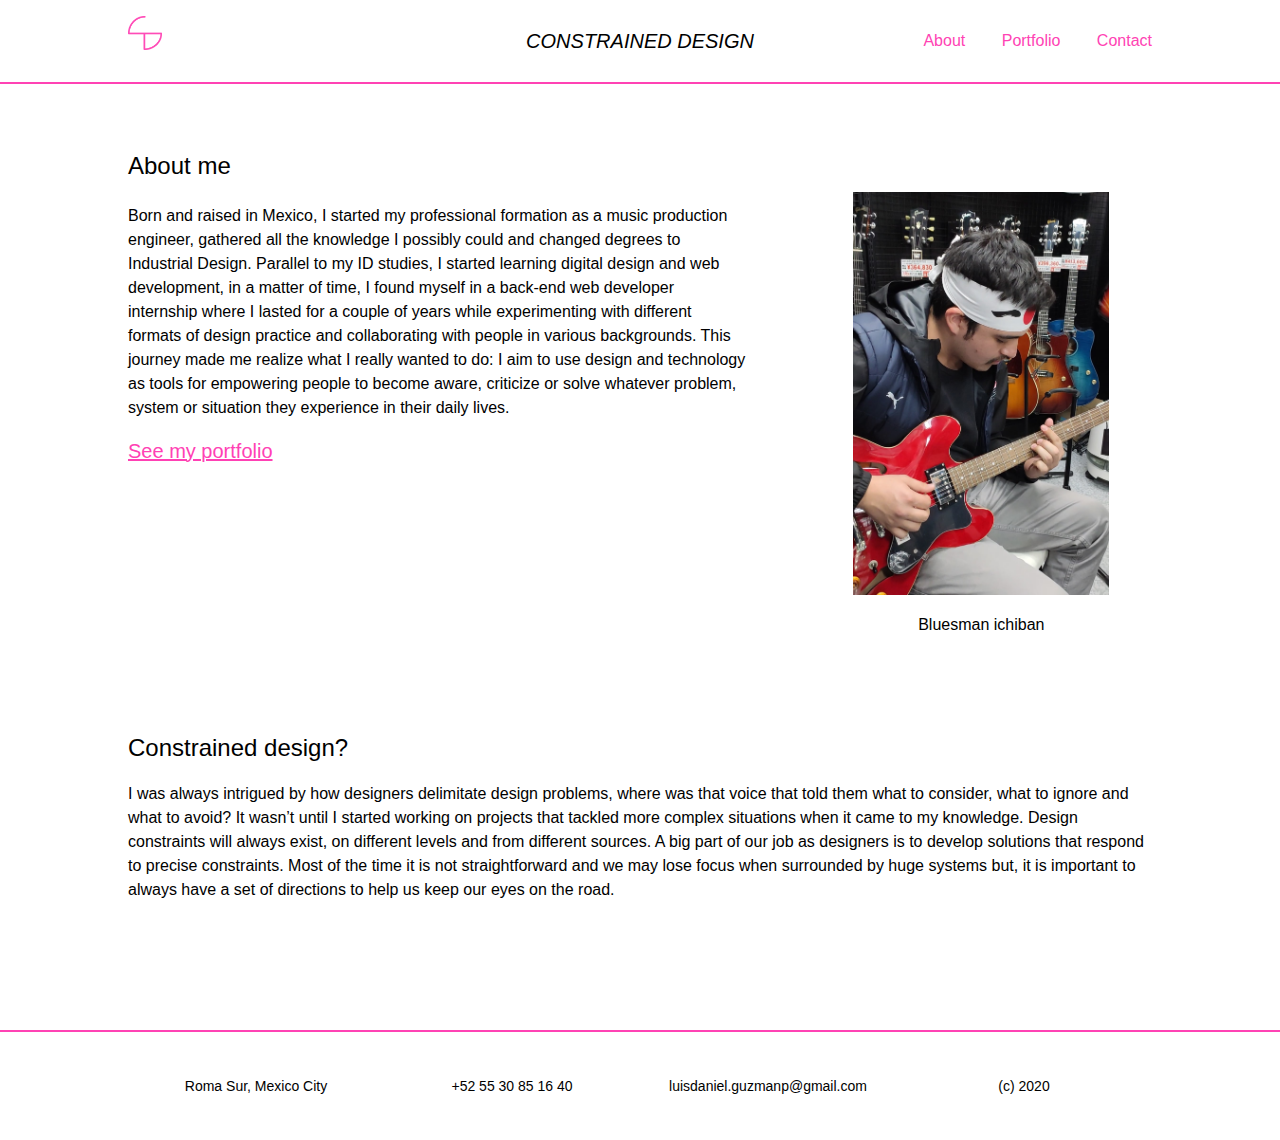
<file: index.html>
<!DOCTYPE html>
<html lang="en">
  <title> </title>
  <meta name="viewport" content="width=device-width, initial-scale=1">
  <link rel="stylesheet" href="css/tachyons.min.css">
  <link rel="stylesheet" href="css/styles.css">
  <style>
      html { scroll-behavior: smooth; }
  </style>
  <body class="avenir">

      <nav id="navbar" class="container dt dt--fixed w-100 border-box ph3 ph6-ns bg-white pv3 pv3-ns v-mid">
          <div class="dtc dtc-m dn-ns w-third black f4 tl"><a class="navbar-name black" href="index.html">CONSTRAINED DESIGN</a></div>
          <a href="index.html"><img src="img/constrained_design_logo.png" class="dn dn-m dib-ns w-10 w-20-m" alt="Site Logo"></a>

          <a class="v-mid mid-gray w-third tc mb2 mb0-ns dn dn-m dtc-ns" href="index.html">
            <div class="dib br-100 black f3 f4-ns tl navbar-name">CONSTRAINED DESIGN</div>
          </a>

          <!-- LINKS / MENU  -->
          <div id="menu" class="static-ns absolute mt0-ns left-100 db dtc-ns v-mid w-50 w-50-m w-third-ns h-80 tc tr-ns bg-white">
            <a id="about" class="link dim dark-gray tc tl-ns f3 f5-ns f5-m db dib-ns mr4-ns ba b--none-ns pv3" href="index.html" title="Home">About</a>
            <a id="portfolio" class="link dim dark-gray tc tl-ns f3 f5-ns f5-m  db dib-ns mr4-ns ba b--none-ns pv3" href="portfolio.html" title="About">Portfolio</a>
            <a id="contact" class="link dim dark-gray tc tl-ns f3 f5-ns f5-m  db dib-ns mr0-ns ba b--none-ns pv3" href="contact.html" title="Contact">Contact</a>
          </div>

          <!--  EXPAND MENU BUTTON  -->
          <a href="#" id="menu-btn" class="dtc tr v-mid dn-ns w-third pr2 p0-ns link">
            <img src="img/toggle_menu_open-02.png" alt="toggle menu open">
          </a>
        </nav>


    <section class="container center pt6 ph3 ph6-ns black bg-white">

        <div id="about" class="flex-ns flex-wrap">
            <div class="lh-copy w-two-thirds-ns w-100-m pr5-ns pr0-m">
                <h2 class="fw4">About me</h2>
                <p>Born and raised in Mexico, I started my professional formation as a music production engineer, gathered all the knowledge I possibly could and changed degrees to Industrial Design. Parallel to my ID studies, I started learning digital design and web development, in a matter of time, I found myself in a back-end web developer internship where I lasted for a couple of years while experimenting with different formats of design practice and collaborating with people in various backgrounds. This journey made me realize what I really wanted to do: I aim to use design and technology as tools for empowering people to become aware, criticize or solve whatever problem, system or situation they experience in their daily lives.</p>
                <a href="portfolio.html" class="dim hot-pink f4">See my portfolio</a>
            </div>
            <div class="mv5 pl0-m center w-third-m">
                <img src="img/guitar_japan-min.jpg" alt="bluesman ichiban" class="mw5-ns mw-100-m">
                <p class="tc">Bluesman ichiban</p>
            </div>
        </div>

        <h2 class="fw4">Constrained design?</h2>
        <div class="lh-copy">
            <p>I was always intrigued by how designers delimitate design problems, where was that voice that told them what to consider, what to ignore and what to avoid? It wasn’t until I started working on projects that tackled more complex situations when it came to my knowledge. Design constraints will always exist, on different levels and from different sources. A big part of our job as designers is to develop solutions that respond to precise constraints. Most of the time it is not straightforward and we may lose focus when surrounded by huge systems but, it is important to always have a set of directions to help us keep our eyes on the road.</p>
        </div>



    </section>

    <footer class="w-100 ph3 ph6-ns bg-white pv3 pv3-ns v-mid flex flex-wrap mt6">
        <p class="w-100 w-25-ns w-50-m pa0-m pa3-ns tc f6">Roma Sur, Mexico City</p>
        <p class="w-100 w-25-ns w-50-m pa0-m pa3-ns tc f6">+52 55 30 85 16 40</p>
        <p class="w-100 w-25-ns w-50-m pa0-m pa3-ns tc f6">luisdaniel.guzmanp@gmail.com</p>
        <p class="w-100 w-25-ns w-50-m pa0-m pa3-ns tc f6">(c) 2020</p>
    </footer>

    <script src="js/scripts.js"></script>
  </body>
</html>
</file>
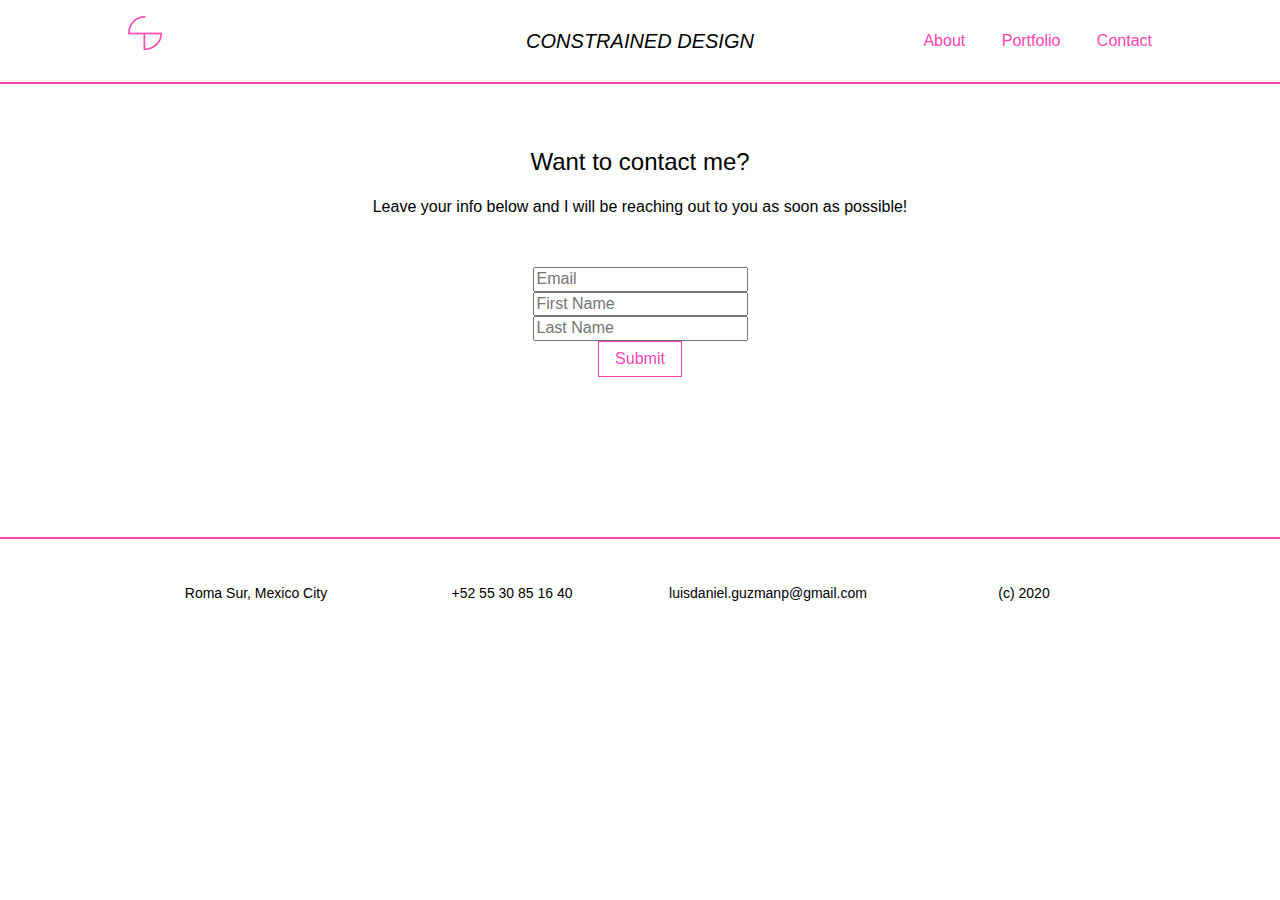
<file: contact.html>
<!DOCTYPE html>
<html lang="en">
  <title> </title>
  <meta name="viewport" content="width=device-width, initial-scale=1">
  <link rel="stylesheet" href="css/tachyons.min.css">
  <link rel="stylesheet" href="css/styles.css">
  <style>
      html { scroll-behavior: smooth; }
  </style>
  <body class="avenir">

      <nav id="navbar" class="container dt dt--fixed w-100 border-box ph3 ph6-ns bg-white pv3 pv3-ns v-mid">
          <div class="dtc dtc-m dn-ns w-third black f4 tl"><a class="navbar-name black" href="index.html">CONSTRAINED DESIGN</a></div>
          <a href="index.html"><img src="img/constrained_design_logo.png" class="dn dn-m dib-ns w-10 w-20-m" alt="Site Logo"></a>

          <a class="v-mid mid-gray w-third tc mb2 mb0-ns dn dn-m dtc-ns" href="index.html">
            <div class="dib br-100 black f3 f4-ns tl navbar-name">CONSTRAINED DESIGN</div>
          </a>

          <!-- LINKS / MENU  -->
          <div id="menu" class="static-ns absolute mt0-ns left-100 db dtc-ns v-mid w-50 w-50-m w-third-ns h-80 tc tr-ns bg-white">
            <a id="about" class="link dim dark-gray tc tl-ns f3 f5-ns f5-m db dib-ns mr4-ns ba b--none-ns pv3" href="index.html" title="Home">About</a>
            <a id="portfolio" class="link dim dark-gray tc tl-ns f3 f5-ns f5-m  db dib-ns mr4-ns ba b--none-ns pv3" href="portfolio.html" title="About">Portfolio</a>
            <a id="contact" class="link dim dark-gray tc tl-ns f3 f5-ns f5-m  db dib-ns mr0-ns ba b--none-ns pv3" href="#" title="Contact">Contact</a>
          </div>

          <!--  EXPAND MENU BUTTON  -->
          <a href="#" id="menu-btn" class="dtc tr v-mid dn-ns w-third pr2 p0-ns link">
            <img src="img/toggle_menu_open-02.png" alt="toggle menu open">
          </a>
        </nav>


    <section class="container center pt6 ph3 ph6-ns black bg-white tc">

        <h2 class="fw4">Want to contact me?</h2>
        <p class="lh-copy black tc">Leave your info below and I will be reaching out to you as soon as possible!</p>

        <!-- <form class="pa4 black-80">
          <div class="measure center">
            <label for="email" class="lh-copy black">Leave your email address and I will be reaching out to you as soon as possible!</label>
            <input id="email" class="input-reset ba b--black-30 pa2 mv4 db w-100" type="text" aria-describedby="name-desc">
          </div>
          <div class="mt3"><input class="ph3 pv2 input-reset ba b--hot-pink bg-transparent hot-pink grow pointer f5" type="submit" value="Submit"></div>
        </form> -->

<!-- Begin Mailchimp Signup Form -->
<link href="//cdn-images.mailchimp.com/embedcode/classic-10_7.css" rel="stylesheet" type="text/css">
<div id="mc_embed_signup">
    <form action="https://design.us19.list-manage.com/subscribe/post?u=2bd30b725106210ffec486803&amp;id=0f956a5c2b" method="post" id="mc-embedded-subscribe-form" name="mc-embedded-subscribe-form" class="validate pa4 black-8" target="_blank" novalidate>
        <div id="mc_embed_signup_scroll">
            <div class="mc-field-group measure center">
            	<input type="email" value="" name="EMAIL" class="required email" id="mce-EMAIL" placeholder="Email">
            </div>
            <div class="mc-field-group measure center">
            	<input type="text" value="" name="FNAME" class="" id="mce-FNAME" placeholder="First Name">
            </div>
            <div class="mc-field-group measure center">
            	<input type="text" value="" name="LNAME" class="" id="mce-LNAME" placeholder="Last Name">
            </div>
            <div id="mce-responses" class="clear">
        		<div class="response" id="mce-error-response" style="display:none"></div>
        		<div class="response" id="mce-success-response" style="display:none"></div>
            </div>    <!-- real people should not fill this in and expect good things - do not remove this or risk form bot signups-->
            <div style="position: absolute; left: -5000px;" aria-hidden="true">
                <input type="text" name="b_2bd30b725106210ffec486803_0f956a5c2b" tabindex="-1" value="">
            </div>
            <div class="measure center">
                <input class="ph3 pv2 input-reset ba b--hot-pink bg-transparent hot-pink grow pointer f5" type="submit" value="Submit" id="mc-embedded-subscribe">
            </div>
        </div>
    </form>
</div>
<script type='text/javascript' src='//s3.amazonaws.com/downloads.mailchimp.com/js/mc-validate.js'></script><script type='text/javascript'>(function($) {window.fnames = new Array(); window.ftypes = new Array();fnames[0]='EMAIL';ftypes[0]='email';fnames[1]='FNAME';ftypes[1]='text';fnames[2]='LNAME';ftypes[2]='text';fnames[3]='ADDRESS';ftypes[3]='address';fnames[4]='PHONE';ftypes[4]='phone';fnames[5]='BIRTHDAY';ftypes[5]='birthday';}(jQuery));var $mcj = jQuery.noConflict(true);</script>
<!--End mc_embed_signup-->



    </section>

    <footer class="w-100 ph3 ph6-ns bg-white pv3 pv3-ns v-mid flex flex-wrap mt6">
        <p class="w-100 w-25-ns w-50-m pa0-m pa3-ns tc f6">Roma Sur, Mexico City</p>
        <p class="w-100 w-25-ns w-50-m pa0-m pa3-ns tc f6">+52 55 30 85 16 40</p>
        <p class="w-100 w-25-ns w-50-m pa0-m pa3-ns tc f6">luisdaniel.guzmanp@gmail.com</p>
        <p class="w-100 w-25-ns w-50-m pa0-m pa3-ns tc f6">(c) 2020</p>
    </footer>

    <script src="js/scripts.js"></script>

  </body>
</html>
</file>
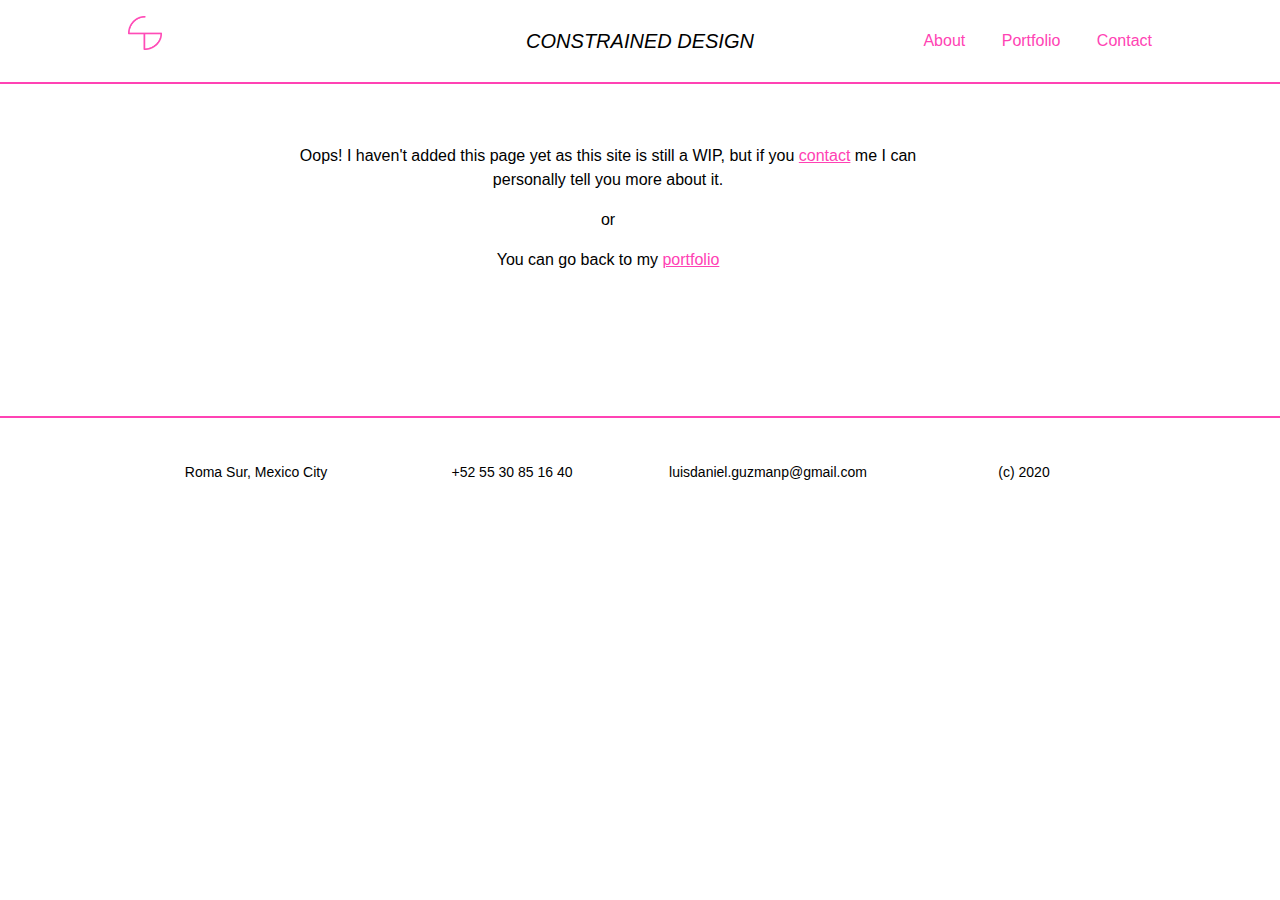
<file: soon-to-be-added.html>
<!DOCTYPE html>
<html lang="en">
  <title> </title>
  <meta name="viewport" content="width=device-width, initial-scale=1">
  <link rel="stylesheet" href="css/tachyons.min.css">
  <link rel="stylesheet" href="css/styles.css">
  <style>
      html { scroll-behavior: smooth; }
  </style>
  <body class="avenir">

      <nav id="navbar" class="container dt dt--fixed w-100 border-box ph3 ph6-ns bg-white pv3 pv3-ns v-mid">
          <div class="dtc dtc-m dn-ns w-third black f4 tl"><a class="navbar-name black" href="index.html">CONSTRAINED DESIGN</a></div>
          <a href="index.html"><img src="img/constrained_design_logo.png" class="dn dn-m dib-ns w-10 w-20-m" alt="Site Logo"></a>

          <a class="v-mid mid-gray w-third tc mb2 mb0-ns dn dn-m dtc-ns" href="index.html">
            <div class="dib br-100 black f3 f4-ns tl navbar-name">CONSTRAINED DESIGN</div>
          </a>

          <!-- LINKS / MENU  -->
          <div id="menu" class="static-ns absolute mt0-ns left-100 db dtc-ns v-mid w-50 w-50-m w-third-ns h-80 tc tr-ns bg-white">
            <a id="about" class="link dim dark-gray tc tl-ns f3 f5-ns f5-m db dib-ns mr4-ns ba b--none-ns pv3" href="index.html" title="Home">About</a>
            <a id="portfolio" class="link dim dark-gray tc tl-ns f3 f5-ns f5-m  db dib-ns mr4-ns ba b--none-ns pv3" href="portfolio.html" title="About">Portfolio</a>
            <a id="contact" class="link dim dark-gray tc tl-ns f3 f5-ns f5-m  db dib-ns mr0-ns ba b--none-ns pv3" href="contact.html" title="Contact">Contact</a>
          </div>

          <!--  EXPAND MENU BUTTON  -->
          <a href="#" id="menu-btn" class="dtc tr v-mid dn-ns w-third pr2 p0-ns link">
            <img src="img/toggle_menu_open-02.png" alt="toggle menu open">
          </a>
        </nav>


    <section class="container center pt6 ph3 ph6-ns black bg-white">

        <div id="about" class="flex-ns flex-wrap">
            <div class="lh-copy w-two-thirds-ns w-100-m pr5-ns pr0-m tc center">
                <p>Oops! I haven't added this page yet as this site is still a WIP, but if you <a href="contact.html" class=" dim hot-pink">contact</a> me I can personally tell you more about it.</p>
                <p>or</p>
                <p>You can go back to my <a href="portfolio.html" class=" dim hot-pink">portfolio</a></p>
            </div>
        </div>



    </section>

    <footer class="w-100 ph3 ph6-ns bg-white pv3 pv3-ns v-mid flex flex-wrap mt6">
        <p class="w-100 w-25-ns w-50-m pa0-m pa3-ns tc f6">Roma Sur, Mexico City</p>
        <p class="w-100 w-25-ns w-50-m pa0-m pa3-ns tc f6">+52 55 30 85 16 40</p>
        <p class="w-100 w-25-ns w-50-m pa0-m pa3-ns tc f6">luisdaniel.guzmanp@gmail.com</p>
        <p class="w-100 w-25-ns w-50-m pa0-m pa3-ns tc f6">(c) 2020</p>
    </footer>

    <script src="js/scripts.js"></script>
  </body>
</html>
</file>
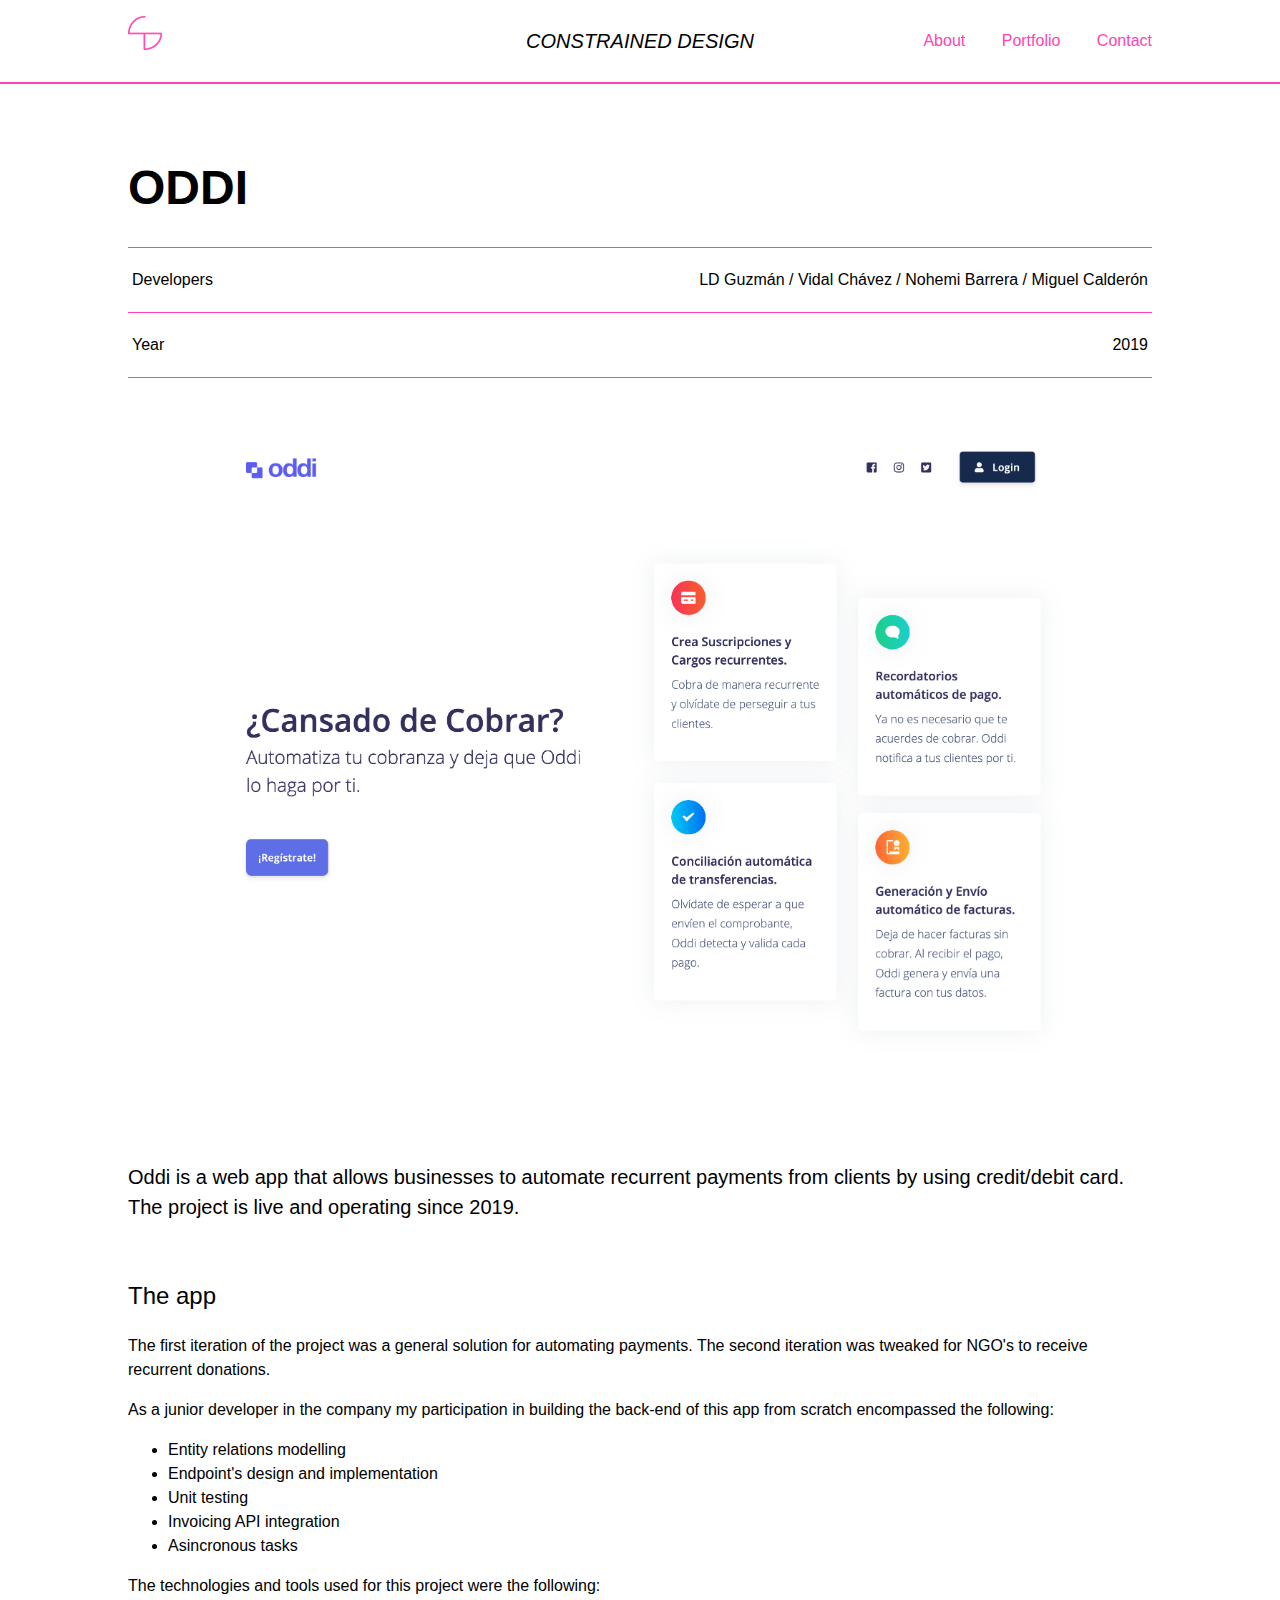
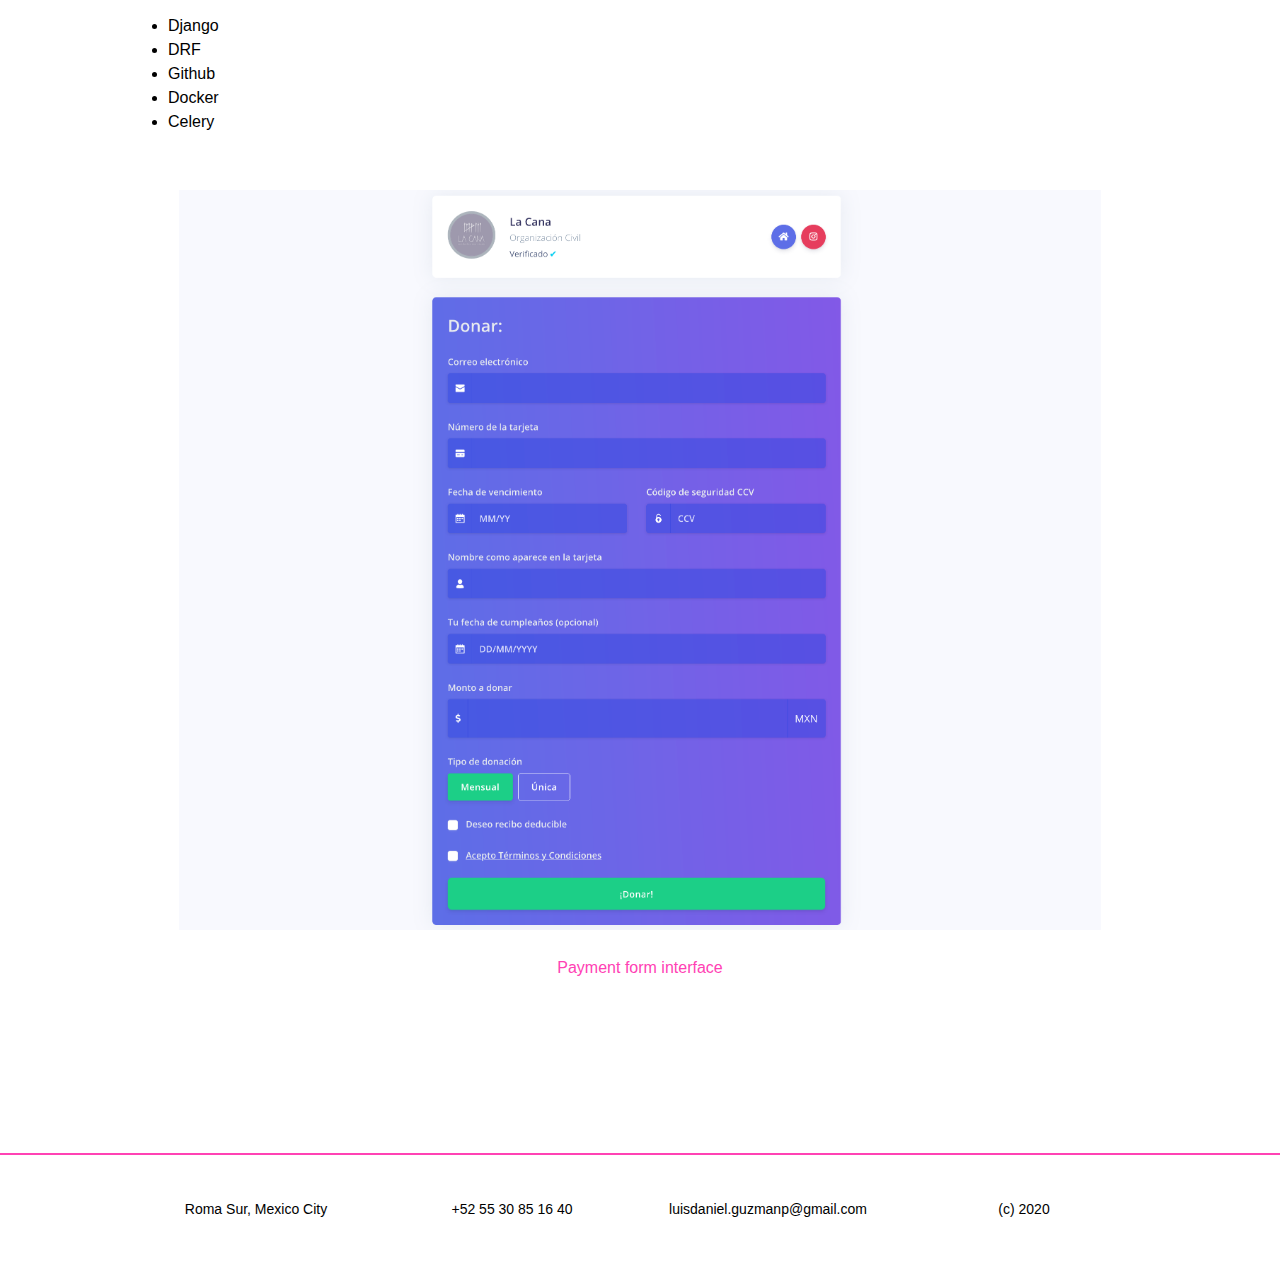
<file: projects/oddi.html>
<!DOCTYPE html>
<html lang="en">
  <title> </title>
  <meta name="viewport" content="width=device-width, initial-scale=1">
  <link rel="stylesheet" href="../css/tachyons.min.css">
  <link rel="stylesheet" href="../css/styles.css">
  <style>
      html { scroll-behavior: smooth; }
  </style>
  <body class="avenir">

      <nav id="navbar" class="container dt dt--fixed w-100 border-box ph3 ph6-ns bg-white pv3 pv3-ns v-mid">
          <div class="dtc dtc-m dn-ns w-third black f4 tl"><a class="navbar-name black" href="../index.html">CONSTRAINED DESIGN</a></div>
          <a href="../index.html"><img src="../img/constrained_design_logo.png" class="dn dn-m dib-ns w-10 w-20-m" alt="Site Logo"></a>

          <a class="v-mid mid-gray w-third tc mb2 mb0-ns dn dn-m dtc-ns" href="../index.html">
            <div class="dib br-100 black f3 f4-ns tl navbar-name">CONSTRAINED DESIGN</div>
          </a>

          <!-- LINKS / MENU  -->
          <div id="menu" class="static-ns absolute mt0-ns left-100 db dtc-ns v-mid w-50 w-50-m w-third-ns h-80 tc tr-ns bg-white">
            <a id="about" class="link dim dark-gray tc tl-ns f3 f5-ns f5-m db dib-ns mr4-ns ba b--none-ns pv3" href="../index.html" title="Home">About</a>
            <a id="portfolio" class="link dim dark-gray tc tl-ns f3 f5-ns f5-m  db dib-ns mr4-ns ba b--none-ns pv3" href="../portfolio.html" title="About">Portfolio</a>
            <a id="contact" class="link dim dark-gray tc tl-ns f3 f5-ns f5-m  db dib-ns mr0-ns ba b--none-ns pv3" href="../contact.html" title="Contact">Contact</a>
          </div>

          <!--  EXPAND MENU BUTTON  -->
          <a href="#" id="menu-btn" class="dtc tr v-mid dn-ns w-third pr2 p0-ns link">
            <img src="../img/toggle_menu_open-02.png" alt="toggle menu open">
          </a>
        </nav>


    <section class="container center pt6 ph3 ph6-ns black bg-white">

        <h1 class="ttu b tl mv4 fw7 f1-ns f2">Oddi</h1>

        <div class="flex f5 bt b--hot-pink lh-copy">
          <div class="w-50 pa1 tl">
            <p class="">Developers</p>
          </div>
          <div class="w-50 flew flex-wrap">
              <div class="pa1 tr">
                <p class="">LD Guzmán / Vidal Chávez / Nohemi Barrera / Miguel Calderón</p>
              </div>
          </div>
        </div>

        <div class="flex f5 bt bb b--hot-pink lh-copy">
          <div class="w-50 pa1 tl">
            <p class="">Year</p>
          </div>
          <div class="w-50 pa1 tr">
            <p class="">2019</p>
          </div>
        </div>

        <img src="../img/portfolio/oddi1.png" alt="RewardMe" class="w-100 mv5">

        <div class="lh-copy f4 pb3">
            <p>
                Oddi is a web app that allows businesses to automate recurrent payments from clients by using credit/debit card. The project is live and operating since 2019.
            </p>
        </div>

        <div class="lh-copy">
            <h2 class="fw4">The app</h2>
            <p>
                The first iteration of the project was a general solution for automating payments. The second iteration was tweaked for NGO's to receive recurrent donations.
            </p>
            <p>
                As a junior developer in the company my participation in building the back-end of this app from scratch encompassed the following:
            </p>
            <ul>
                <li>Entity relations modelling</li>
                <li>Endpoint's design and implementation</li>
                <li>Unit testing</li>
                <li>Invoicing API integration</li>
                <li>Asincronous tasks</li>
            </ul>
            <p>
                The technologies and tools used for this project were the following:
            </p>
            <ul>
                <li>Django</li>
                <li>DRF</li>
                <li>Github</li>
                <li>Docker</li>
                <li>Celery</li>
            </ul>
        </div>

        <div class="flex flex-wrap justify-between tc mv2">
            <div class="mv4 center">
                <img class="w-80 w-90-ns w-70-m mv2" src="../img/portfolio/oddi2.png" alt="Oddi form">
                <p class="hot-pink">Payment form interface</p>
            </div>
        </div>

    </section>

    <footer class="w-100 ph3 ph6-ns bg-white pv3 pv3-ns v-mid flex flex-wrap mt6">
        <p class="w-100 w-25-ns w-50-m pa0-m pa3-ns tc f6">Roma Sur, Mexico City</p>
        <p class="w-100 w-25-ns w-50-m pa0-m pa3-ns tc f6">+52 55 30 85 16 40</p>
        <p class="w-100 w-25-ns w-50-m pa0-m pa3-ns tc f6">luisdaniel.guzmanp@gmail.com</p>
        <p class="w-100 w-25-ns w-50-m pa0-m pa3-ns tc f6">(c) 2020</p>
    </footer>

    <script src="../js/toggle-menu-project.js"></script>
  </body>
</html>
</file>
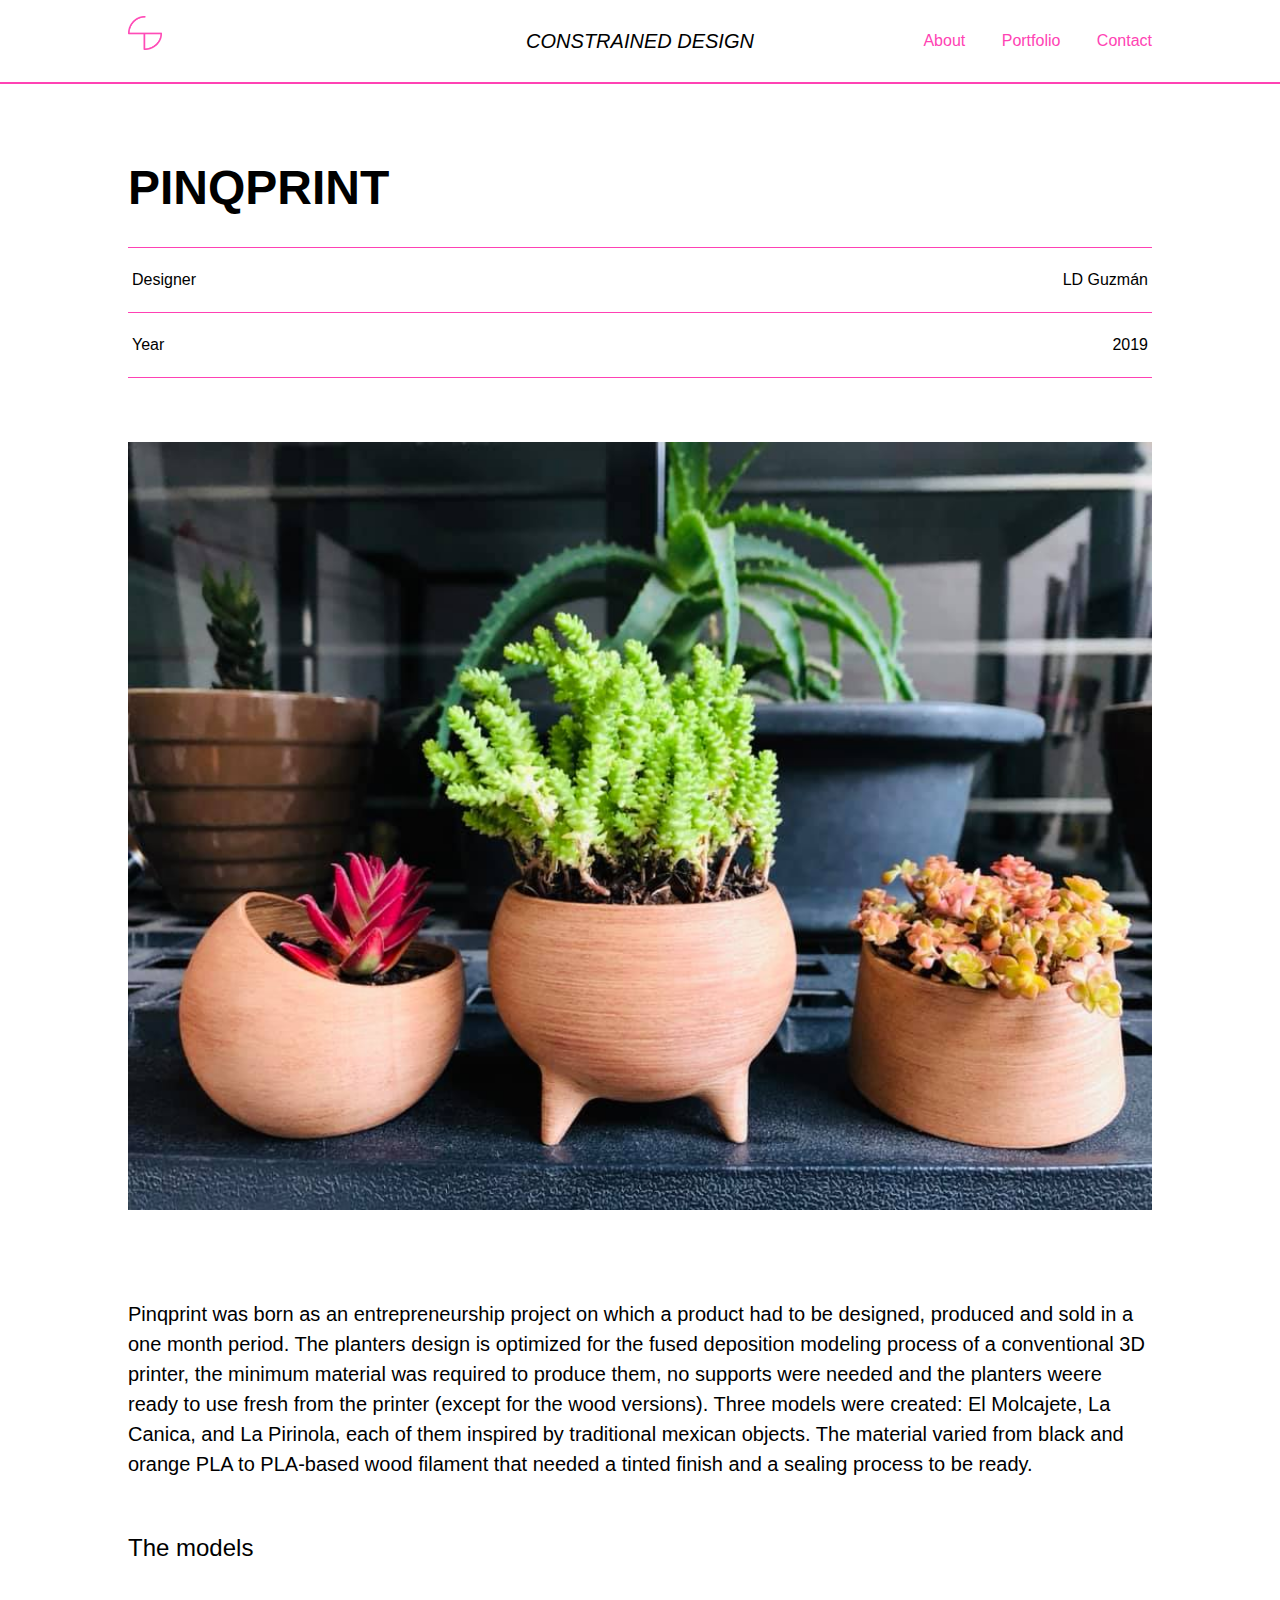
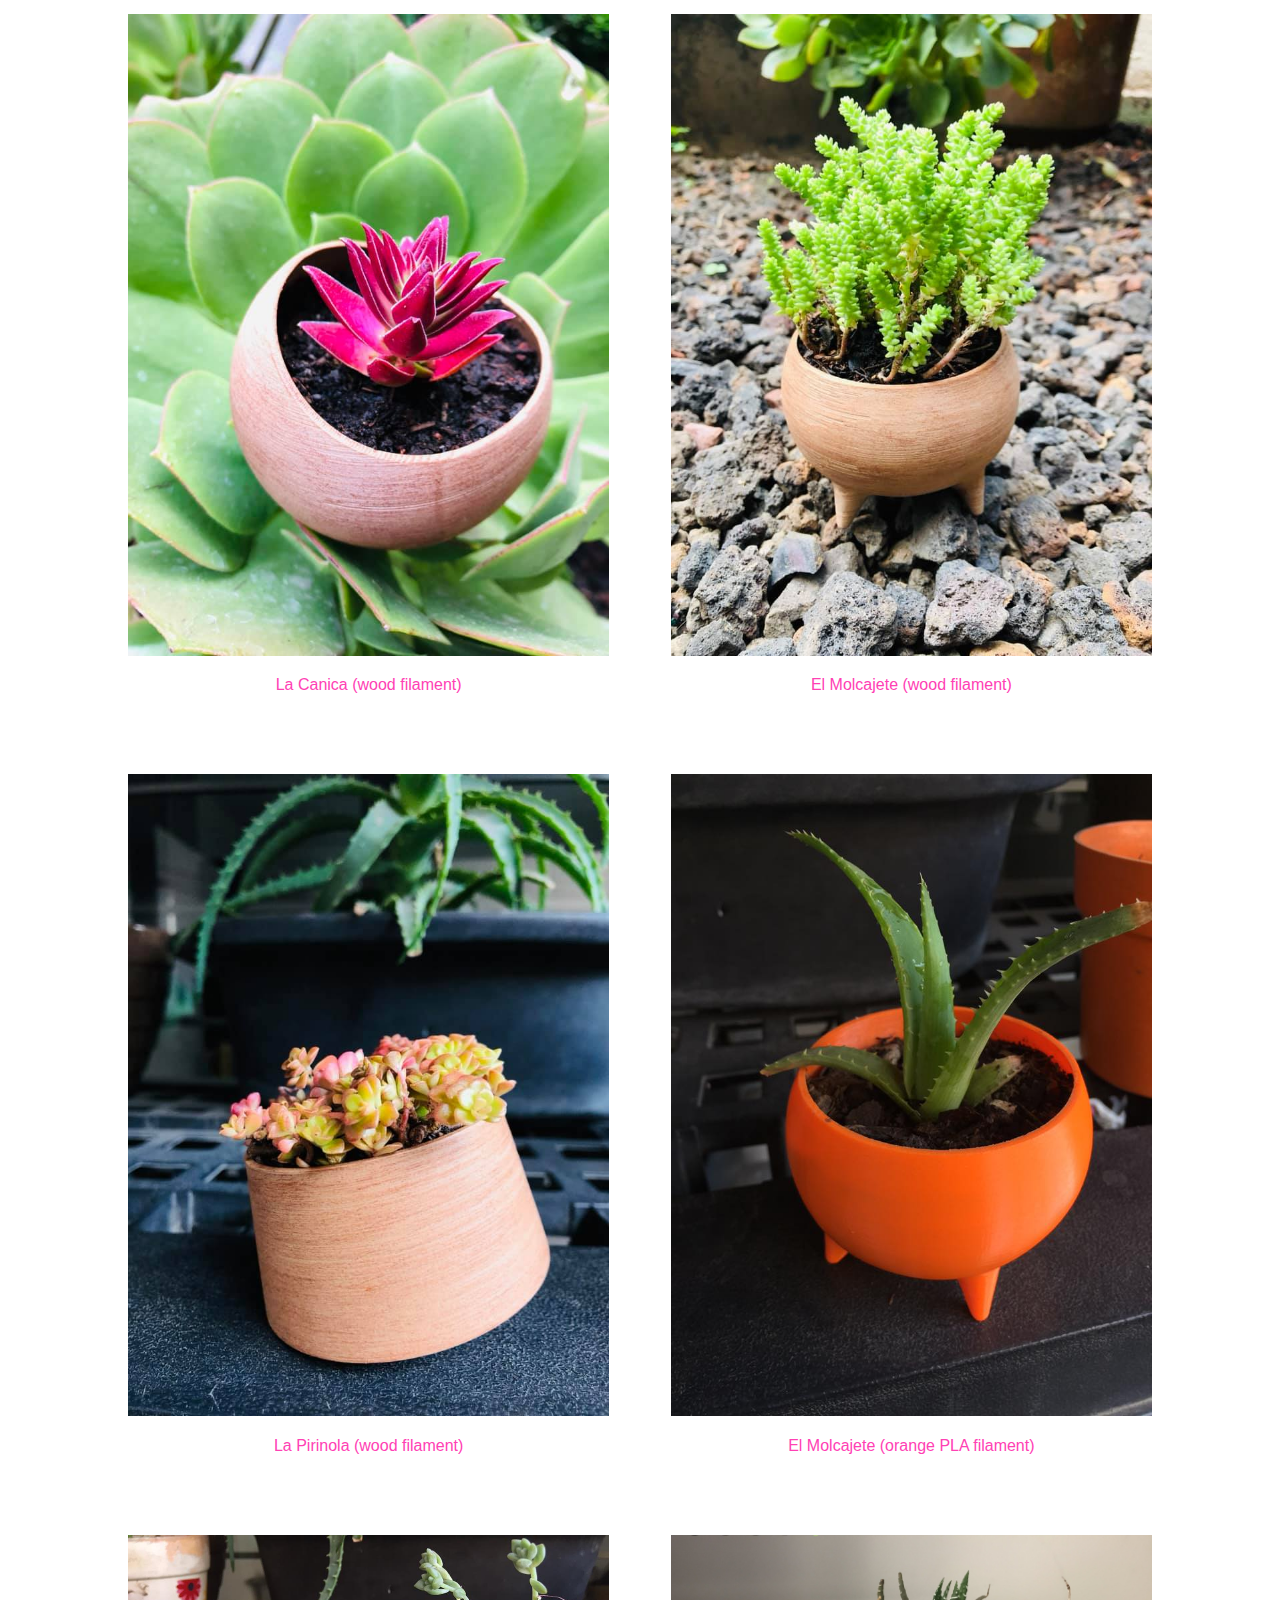
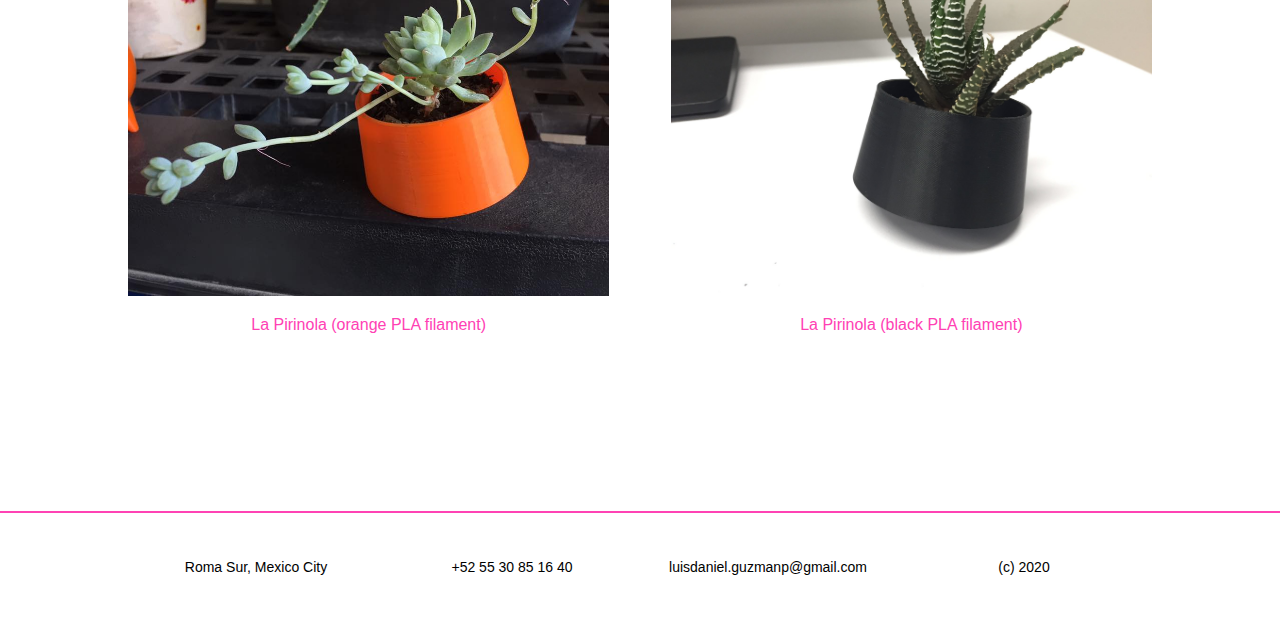
<file: projects/pinqprint.html>
<!DOCTYPE html>
<html lang="en">
  <title> </title>
  <meta name="viewport" content="width=device-width, initial-scale=1">
  <link rel="stylesheet" href="../css/tachyons.min.css">
  <link rel="stylesheet" href="../css/styles.css">
  <style>
      html { scroll-behavior: smooth; }
  </style>
  <body class="avenir">

      <nav id="navbar" class="container dt dt--fixed w-100 border-box ph3 ph6-ns bg-white pv3 pv3-ns v-mid">
          <div class="dtc dtc-m dn-ns w-third black f4 tl"><a class="navbar-name black" href="../index.html">CONSTRAINED DESIGN</a></div>
          <a href="../index.html"><img src="../img/constrained_design_logo.png" class="dn dn-m dib-ns w-10 w-20-m" alt="Site Logo"></a>

          <a class="v-mid mid-gray w-third tc mb2 mb0-ns dn dn-m dtc-ns" href="../index.html">
            <div class="dib br-100 black f3 f4-ns tl navbar-name">CONSTRAINED DESIGN</div>
          </a>

          <!-- LINKS / MENU  -->
          <div id="menu" class="static-ns absolute mt0-ns left-100 db dtc-ns v-mid w-50 w-50-m w-third-ns h-80 tc tr-ns bg-white">
            <a id="about" class="link dim dark-gray tc tl-ns f3 f5-ns f5-m db dib-ns mr4-ns ba b--none-ns pv3" href="../index.html" title="Home">About</a>
            <a id="portfolio" class="link dim dark-gray tc tl-ns f3 f5-ns f5-m  db dib-ns mr4-ns ba b--none-ns pv3" href="../portfolio.html" title="About">Portfolio</a>
            <a id="contact" class="link dim dark-gray tc tl-ns f3 f5-ns f5-m  db dib-ns mr0-ns ba b--none-ns pv3" href="../contact.html" title="Contact">Contact</a>
          </div>

          <!--  EXPAND MENU BUTTON  -->
          <a href="#" id="menu-btn" class="dtc tr v-mid dn-ns w-third pr2 p0-ns link">
            <img src="../img/toggle_menu_open-02.png" alt="toggle menu open">
          </a>
        </nav>


    <section class="container center pt6 ph3 ph6-ns black bg-white">

        <h1 class="ttu b tl mv4 fw7 f1-ns f2">Pinqprint</h1>

        <div class="flex f5 bt b--hot-pink lh-copy">
          <div class="w-50 pa1 tl">
            <p class="">Designer</p>
          </div>
          <div class="w-50 flew flex-wrap">
              <div class="pa1 tr">
                <p class="">LD Guzmán</p>
              </div>
          </div>
        </div>

        <div class="flex f5 bt bb b--hot-pink lh-copy">
          <div class="w-50 pa1 tl">
            <p class="">Year</p>
          </div>
          <div class="w-50 pa1 tr">
            <p class="">2019</p>
          </div>
        </div>

        <img src="../img/portfolio/pinqprint1.jpg" alt="PULI002" class="w-100 mv5">

        <div class="lh-copy f4 pb3">
            <p>
                Pinqprint was born as an entrepreneurship project on which a product had to be designed, produced and sold in a one month period. The planters design is optimized for the fused deposition modeling process
                of a conventional 3D printer, the minimum material was required to produce them, no supports were needed and the planters weere ready to use fresh from the printer (except for the wood versions).
                Three models were created: El Molcajete, La Canica, and La Pirinola, each of them inspired by traditional mexican objects. The material varied from black and orange PLA to PLA-based wood filament
                that needed a tinted finish and a sealing process to be ready.
            </p>
        </div>

        <h2 class="fw4">The models</h2>
        <div class="lh-copy">

        </div>

        <div class="flex flex-wrap justify-between">
            <div class="project mv4 w-100-m">
                <img src="../img/portfolio/pinqprint2.jpg" alt="PULI002" class="w-100 link">
                <p class="center tc hot-pink">La Canica (wood filament)</p>
            </div>
            <div class="project mv4 w-100-m">
                <img src="../img/portfolio/pinqprint3.jpg" alt="PULI002" class="w-100 link">
                <p class="center tc hot-pink">El Molcajete (wood filament)</p>
            </div>
            <div class="project mv4 w-100-m">
                <img src="../img/portfolio/pinqprint4.jpg" alt="PULI002" class="w-100 link">
                <p class="center tc hot-pink">La Pirinola (wood filament)</p>
            </div>
            <div class="project mv4 w-100-m">
                <img src="../img/portfolio/pinqprint6.jpg" alt="PULI002" class="w-100 link">
                <p class="center tc hot-pink">El Molcajete (orange PLA filament)</p>
            </div>
            <div class="project mv4 w-100-m">
                <img src="../img/portfolio/pinqprint5.jpg" alt="PULI002" class="w-100 link">
                <p class="center tc hot-pink">La Pirinola (orange PLA filament)</p>
            </div>
            <div class="project mv4 w-100-m">
                <img src="../img/portfolio/pinqprint7.jpg" alt="PULI002" class="w-100 link">
                <p class="center tc hot-pink">La Pirinola (black PLA filament)</p>
            </div>
        </div>

    </section>

    <footer class="w-100 ph3 ph6-ns bg-white pv3 pv3-ns v-mid flex flex-wrap mt6">
        <p class="w-100 w-25-ns w-50-m pa0-m pa3-ns tc f6">Roma Sur, Mexico City</p>
        <p class="w-100 w-25-ns w-50-m pa0-m pa3-ns tc f6">+52 55 30 85 16 40</p>
        <p class="w-100 w-25-ns w-50-m pa0-m pa3-ns tc f6">luisdaniel.guzmanp@gmail.com</p>
        <p class="w-100 w-25-ns w-50-m pa0-m pa3-ns tc f6">(c) 2020</p>
    </footer>

    <script src="../js/toggle-menu-project.js"></script>
  </body>
</html>
</file>
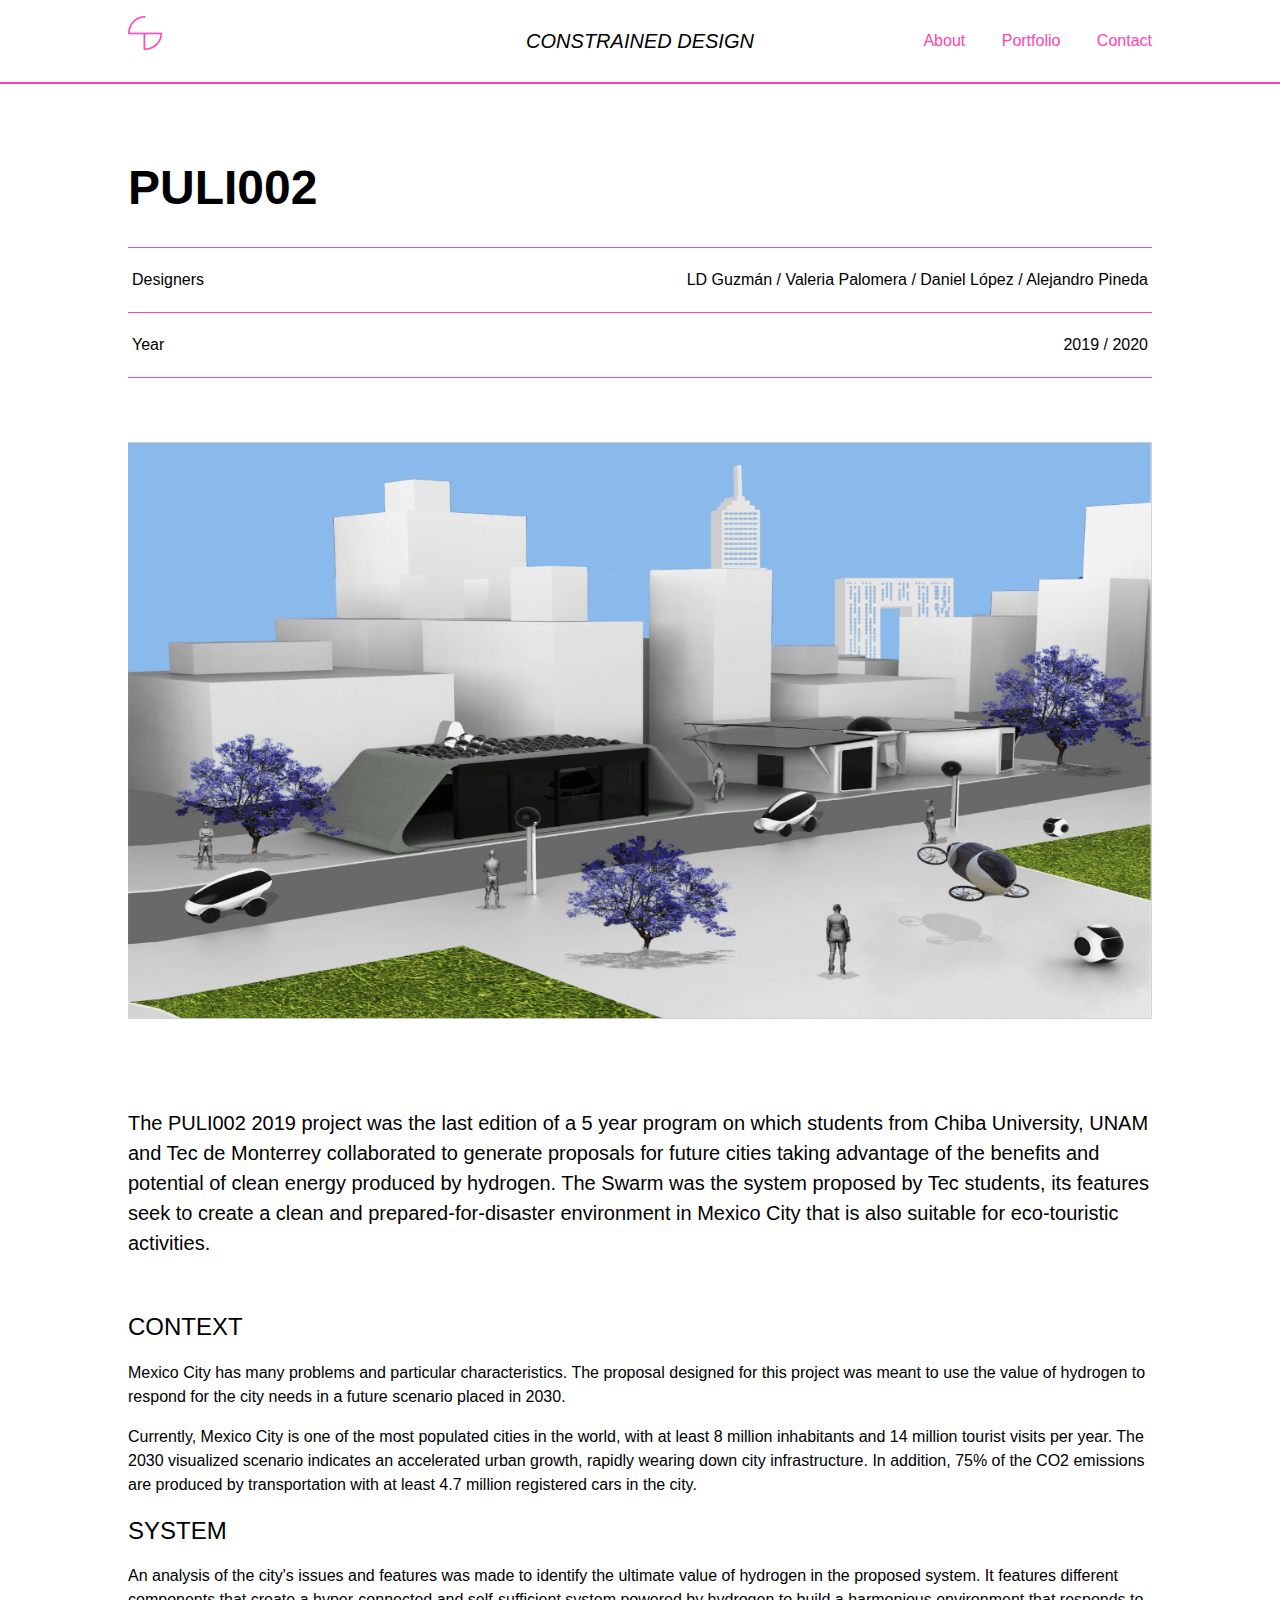
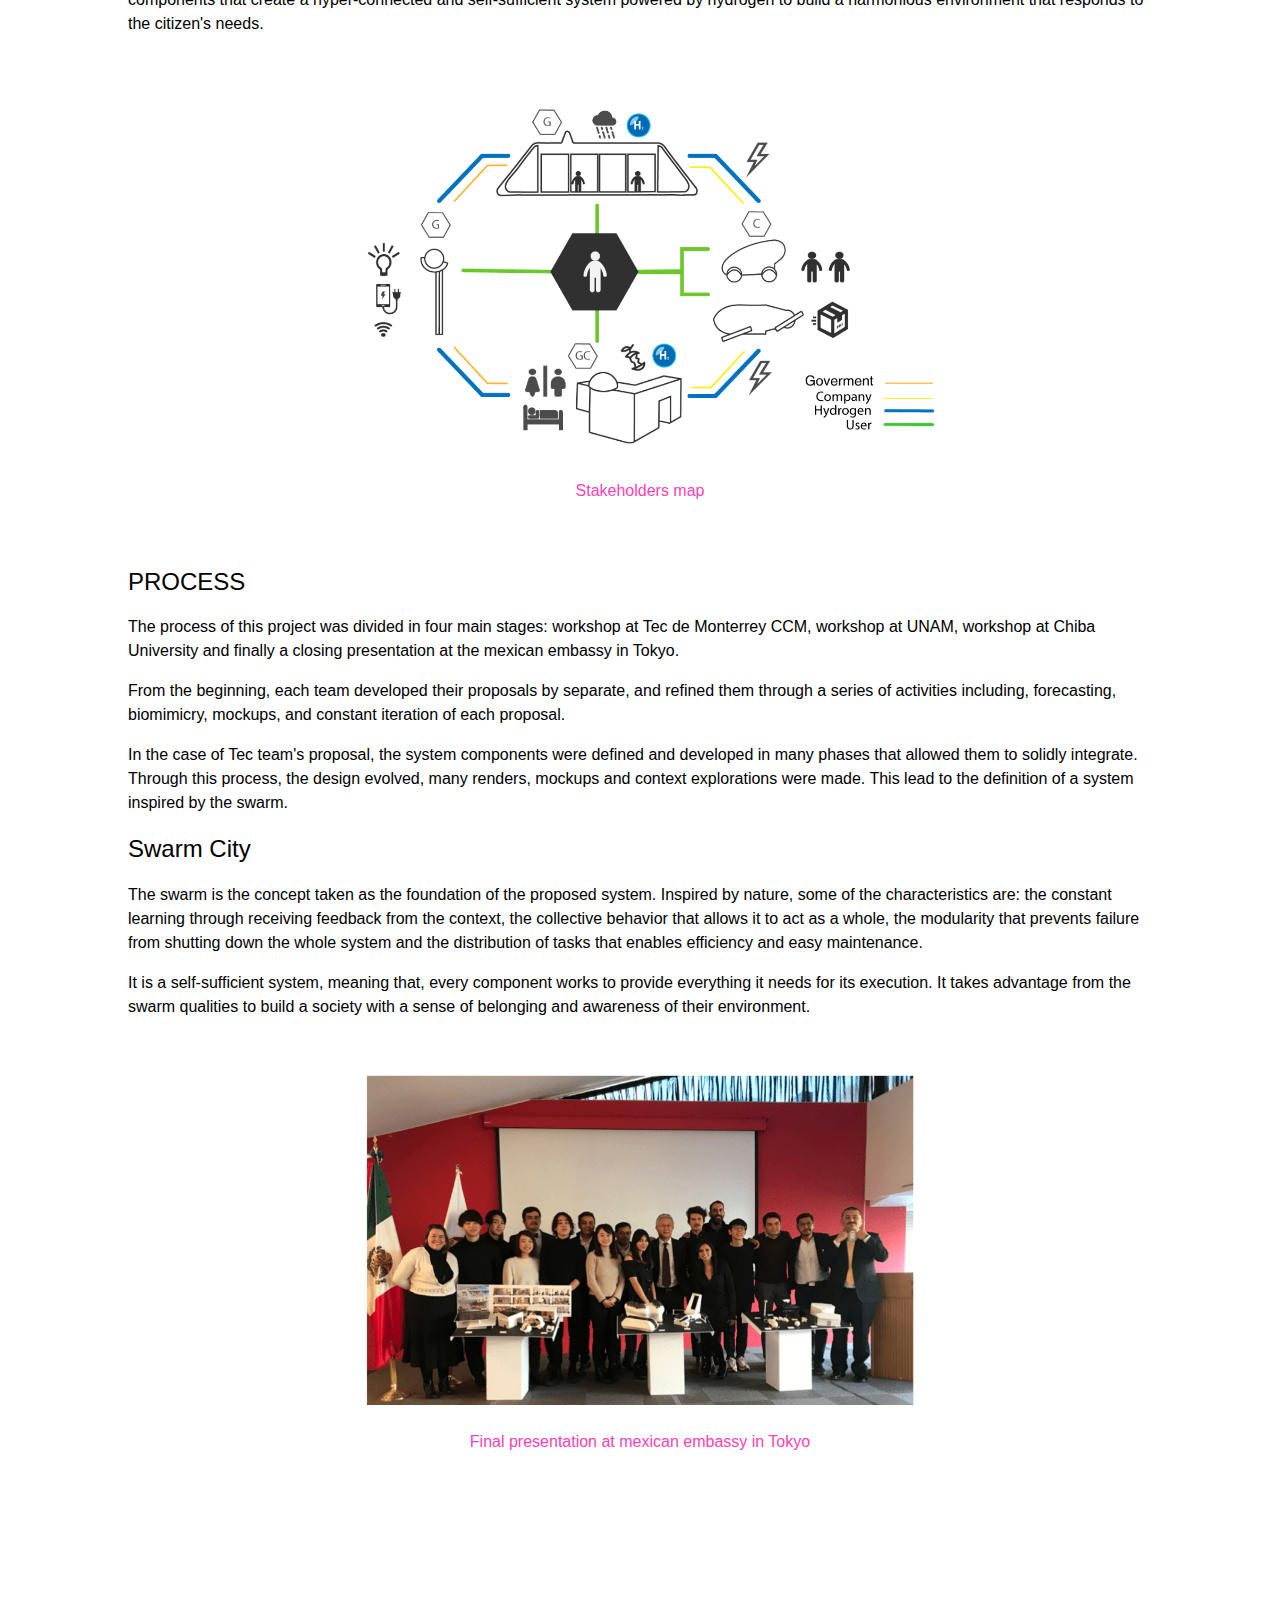
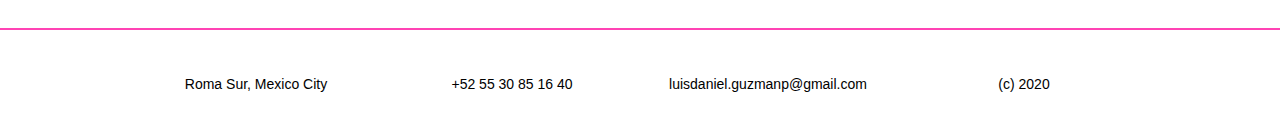
<file: projects/puli002.html>
<!DOCTYPE html>
<html lang="en">
  <title> </title>
  <meta name="viewport" content="width=device-width, initial-scale=1">
  <link rel="stylesheet" href="../css/tachyons.min.css">
  <link rel="stylesheet" href="../css/styles.css">
  <style>
      html { scroll-behavior: smooth; }
  </style>
  <body class="avenir">

      <nav id="navbar" class="container dt dt--fixed w-100 border-box ph3 ph6-ns bg-white pv3 pv3-ns v-mid">
          <div class="dtc dtc-m dn-ns w-third black f4 tl"><a class="navbar-name black" href="../index.html">CONSTRAINED DESIGN</a></div>
          <a href="../index.html"><img src="../img/constrained_design_logo.png" class="dn dn-m dib-ns w-10 w-20-m" alt="Site Logo"></a>

          <a class="v-mid mid-gray w-third tc mb2 mb0-ns dn dn-m dtc-ns" href="../index.html">
            <div class="dib br-100 black f3 f4-ns tl navbar-name">CONSTRAINED DESIGN</div>
          </a>

          <!-- LINKS / MENU  -->
          <div id="menu" class="static-ns absolute mt0-ns left-100 db dtc-ns v-mid w-50 w-50-m w-third-ns h-80 tc tr-ns bg-white">
            <a id="about" class="link dim dark-gray tc tl-ns f3 f5-ns f5-m db dib-ns mr4-ns ba b--none-ns pv3" href="../index.html" title="Home">About</a>
            <a id="portfolio" class="link dim dark-gray tc tl-ns f3 f5-ns f5-m  db dib-ns mr4-ns ba b--none-ns pv3" href="../portfolio.html" title="About">Portfolio</a>
            <a id="contact" class="link dim dark-gray tc tl-ns f3 f5-ns f5-m  db dib-ns mr0-ns ba b--none-ns pv3" href="../contact.html" title="Contact">Contact</a>
          </div>

          <!--  EXPAND MENU BUTTON  -->
          <a href="#" id="menu-btn" class="dtc tr v-mid dn-ns w-third pr2 p0-ns link">
            <img src="../img/toggle_menu_open-02.png" alt="toggle menu open">
          </a>
        </nav>


    <section class="container center pt6 ph3 ph6-ns black bg-white">

        <h1 id="projectName" class="ttu b tl mv4 fw7 f1">PULI002</h1>

        <div class="flex f5 bt b--hot-pink lh-copy">
          <div class="w-50 pa1 tl">
            <p class="">Designers</p>
          </div>
          <div class="w-50 flew flex-wrap">
              <div class="pa1 tr">
                <p class="">LD Guzmán / Valeria Palomera / Daniel López / Alejandro Pineda</p>
              </div>
          </div>
        </div>

        <div class="flex f5 bt bb b--hot-pink lh-copy">
          <div class="w-50 pa1 tl">
            <p class="">Year</p>
          </div>
          <div class="w-50 pa1 tr">
            <p class="">2019 / 2020</p>
          </div>
        </div>

        <img src="../img/portfolio/puli-min.png" alt="PULI002" class="w-100 mv5">

        <div class="lh-copy f4 pb3">
            <p>
                The PULI002 2019 project was the last edition of a 5 year program on which students from Chiba University, UNAM and Tec de Monterrey collaborated to generate proposals for future cities taking advantage of the benefits and potential
                of clean energy produced by hydrogen. The Swarm was the system proposed by Tec students, its features seek to create a clean and prepared-for-disaster environment in Mexico City that is also suitable for eco-touristic activities.
            </p>
        </div>

        <h2 class="fw4">CONTEXT</h2>
        <div class="lh-copy">
            <p>
                Mexico City has many problems and particular characteristics. The proposal designed for this project was meant to use the value of hydrogen to respond for the city needs in a future scenario placed in 2030.
            </p>
            <p>
                Currently, Mexico City is one of the most populated cities in the world, with at least 8 million inhabitants and 14 million tourist visits per year.
                The 2030 visualized scenario indicates an accelerated urban growth, rapidly wearing down city infrastructure. In addition, 75% of the CO2 emissions are produced by transportation with at least 4.7 million registered cars in the city.
            </p>
        </div>

        <h2 class="fw4">SYSTEM</h2>
        <div class="lh-copy">
            <p>
                An analysis of the city's issues and features was made to identify the ultimate value of hydrogen in the proposed system.
                It features different components that create a hyper-connected and self-sufficient system powered by hydrogen to build a harmonious environment that responds to the citizen's needs.
            </p>
        </div>

        <div class="flex flex-wrap justify-between tc mv2">
            <div class="mv4 center">
                <img src="../img/portfolio/puli-diagram-min.png" alt="PULI002 stakeholders map" class="w-100 w-60-ns w-70-m mv2">
                <p class="hot-pink">Stakeholders map</p>
            </div>
        </div>

        <h2 class="fw4">PROCESS</h2>
        <div class="lh-copy">
            <p>
                The process of this project was divided in four main stages: workshop at Tec de Monterrey CCM, workshop at UNAM, workshop at Chiba University and finally a closing presentation at the mexican embassy in Tokyo.
            </p>
            <p>
                From the beginning, each team developed their proposals by separate, and refined them through a series of activities including, forecasting, biomimicry, mockups, and constant iteration of each proposal.
            </p>
            <p>
                In the case of Tec team's proposal, the system components were defined and developed in many phases that allowed them to solidly integrate. Through this process, the design evolved, many renders, mockups and context explorations were made.
                This lead to the definition of a system inspired by the swarm.
            </p>
        </div>

        <h2 class="fw4">Swarm City</h2>
        <div class="lh-copy">
            <p>
                The swarm is the concept taken as the foundation of the proposed system. Inspired by nature, some of the characteristics are:
                the constant learning through receiving feedback from the context, the collective behavior that allows it to act as a whole,
                the modularity that prevents failure from shutting down the whole system and the distribution of tasks that enables efficiency and easy maintenance.
            </p>
            <p>
                It is a self-sufficient system, meaning that, every component works to provide everything it needs for its execution.
                It takes advantage from the swarm qualities to build a society with a sense of belonging and awareness of their environment.
            </p>
        </div>

        <div class="flex flex-wrap justify-between tc mv2">
            <div class="mv4 center">
                <img src="../img/portfolio/mexican-embassy-min.png" alt="PULI002 presentation at mexican embassy" class="w-100 w-60-ns w-70-m mv2">
                <p class="hot-pink">Final presentation at mexican embassy in Tokyo</p>
            </div>
        </div>

    </section>

    <footer class="w-100 ph3 ph6-ns bg-white pv3 pv3-ns v-mid flex flex-wrap mt6">
        <p class="w-100 w-25-ns w-50-m pa0-m pa3-ns tc f6">Roma Sur, Mexico City</p>
        <p class="w-100 w-25-ns w-50-m pa0-m pa3-ns tc f6">+52 55 30 85 16 40</p>
        <p class="w-100 w-25-ns w-50-m pa0-m pa3-ns tc f6">luisdaniel.guzmanp@gmail.com</p>
        <p class="w-100 w-25-ns w-50-m pa0-m pa3-ns tc f6">(c) 2020</p>
    </footer>

    <script src="../js/toggle-menu-project.js"></script>
  </body>
</html>
</file>
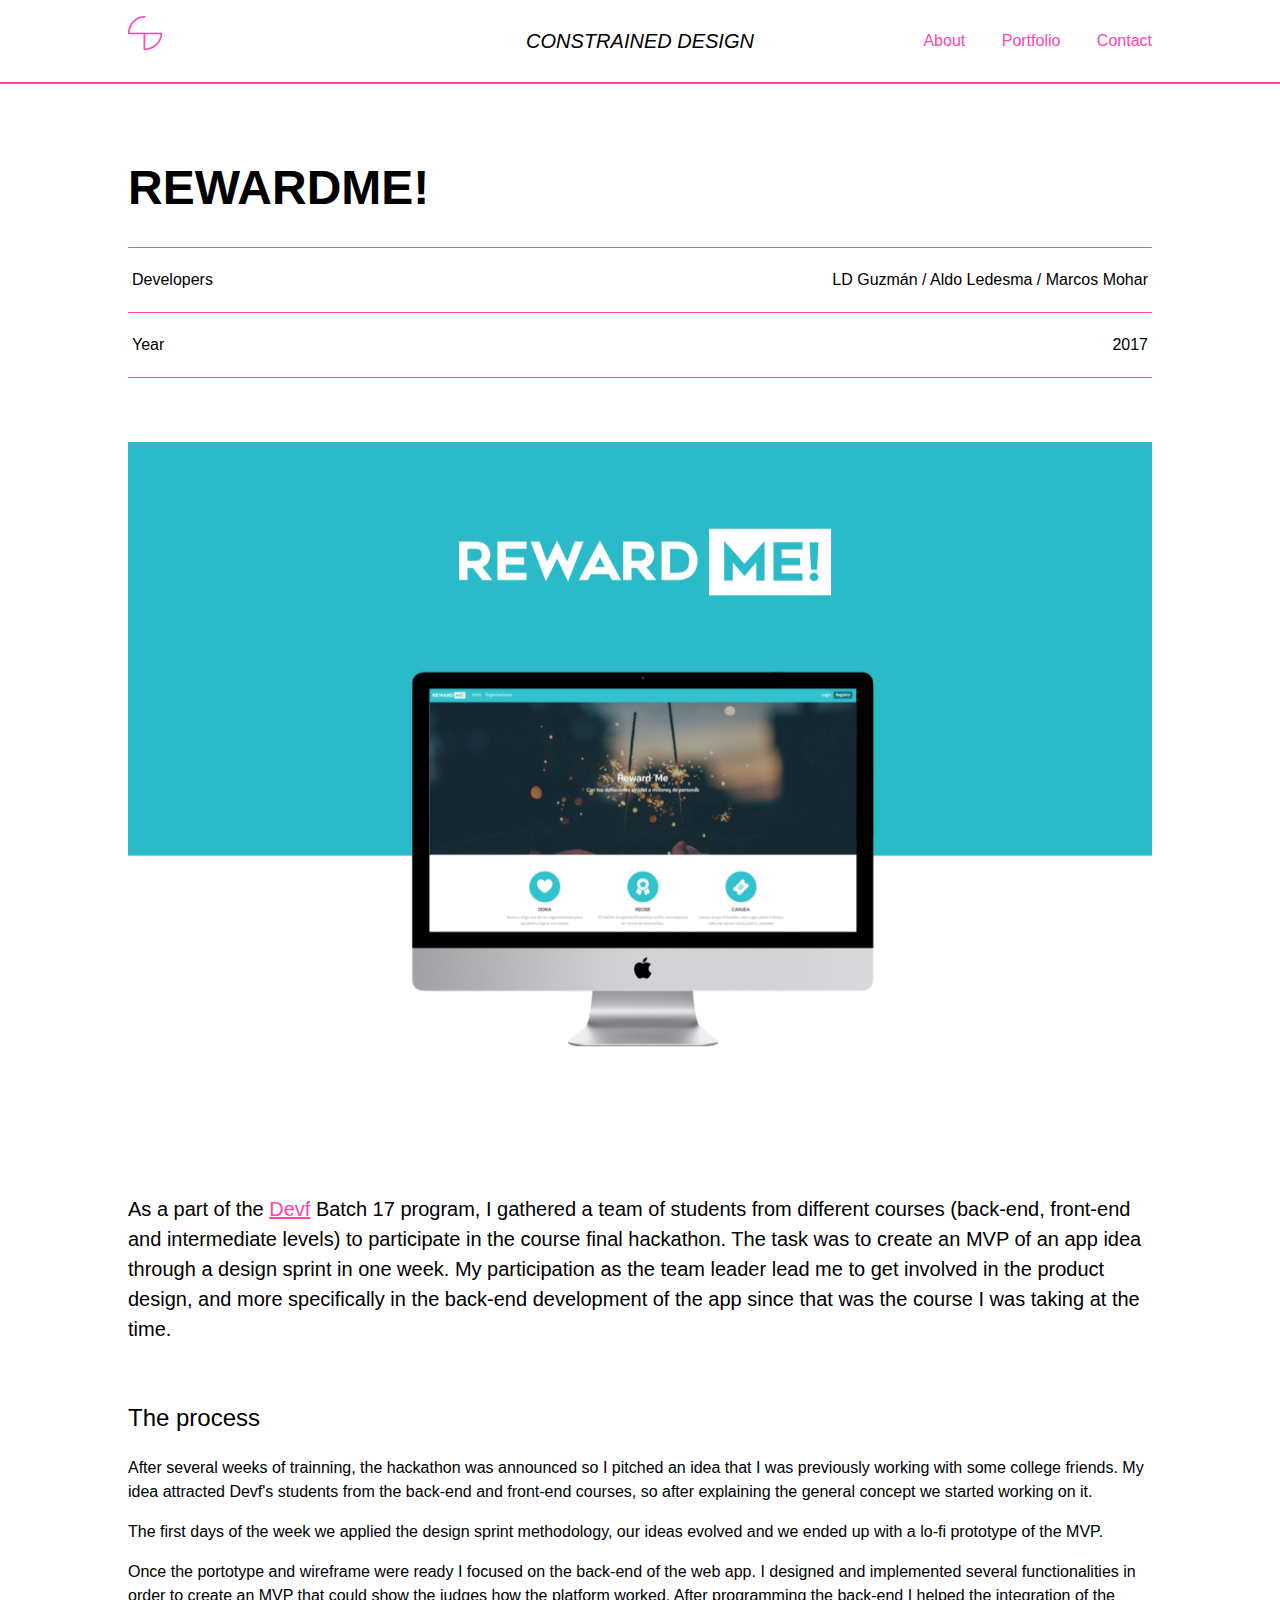
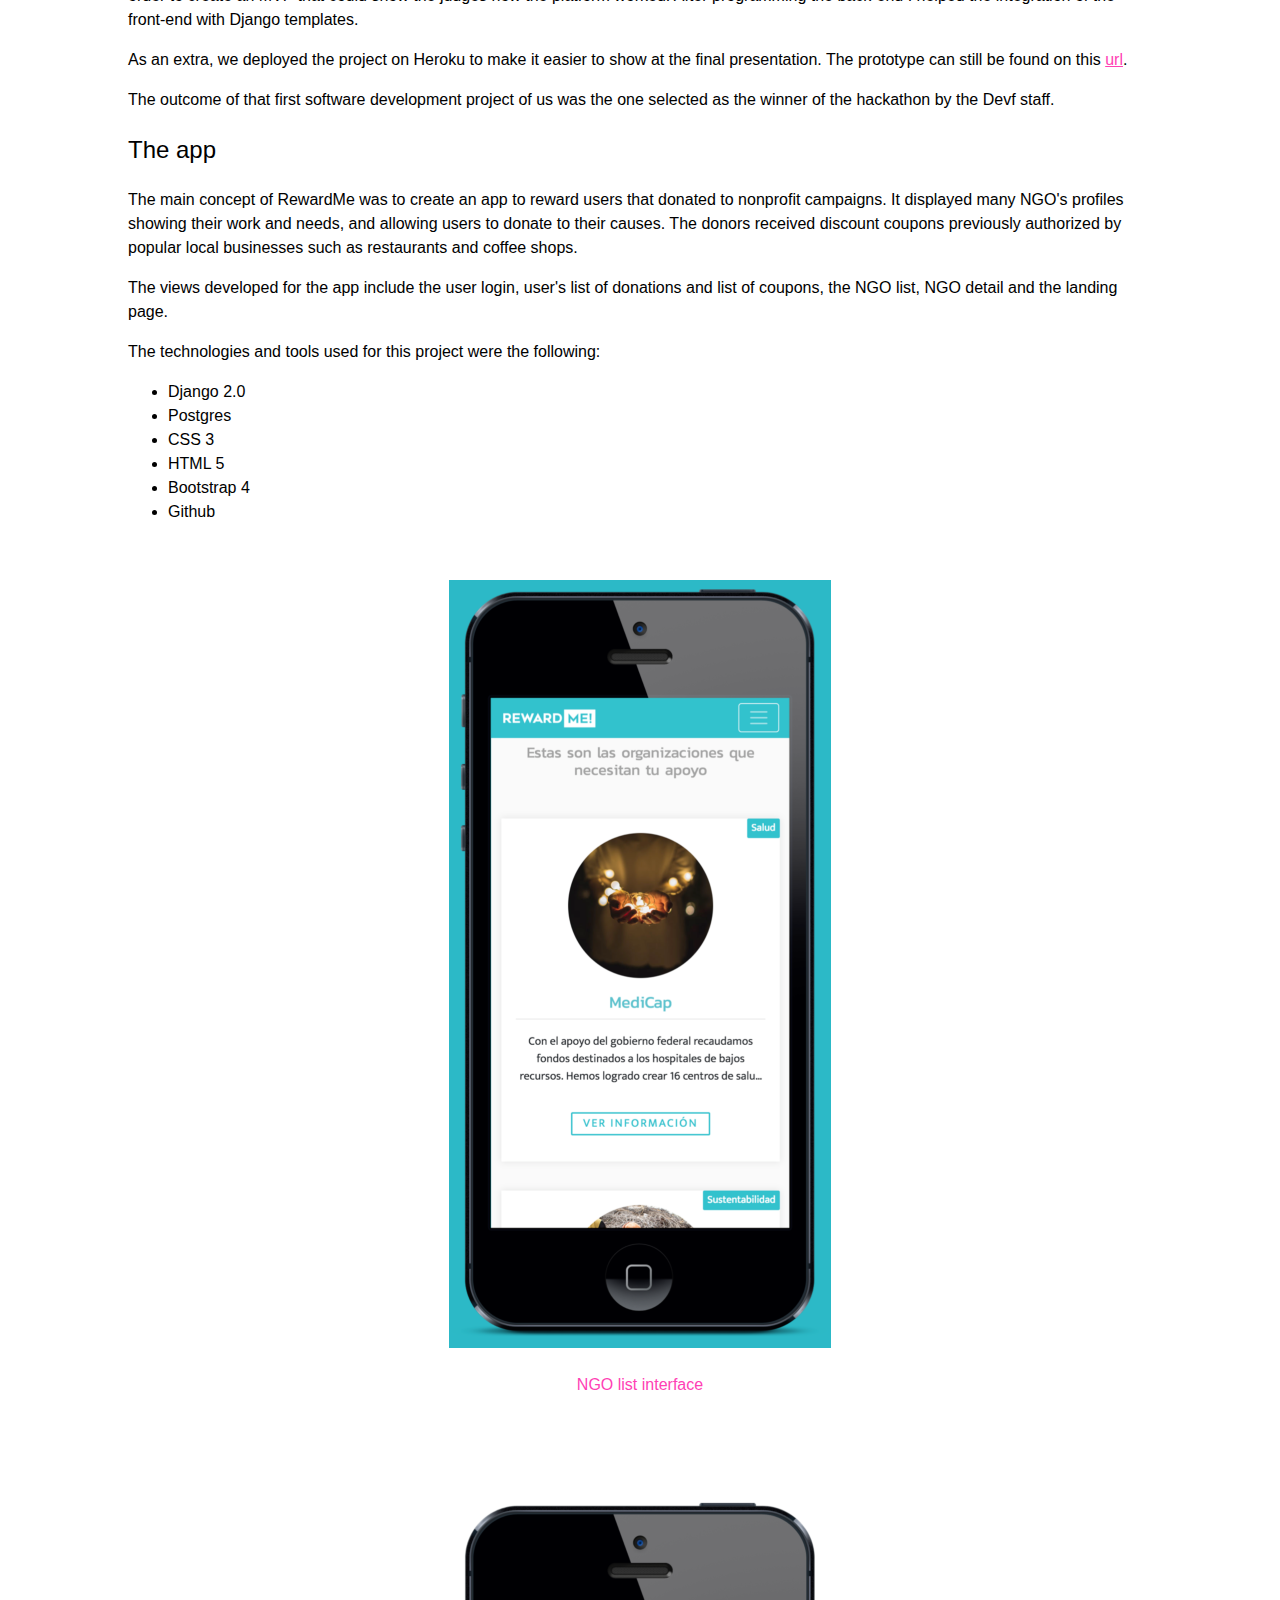
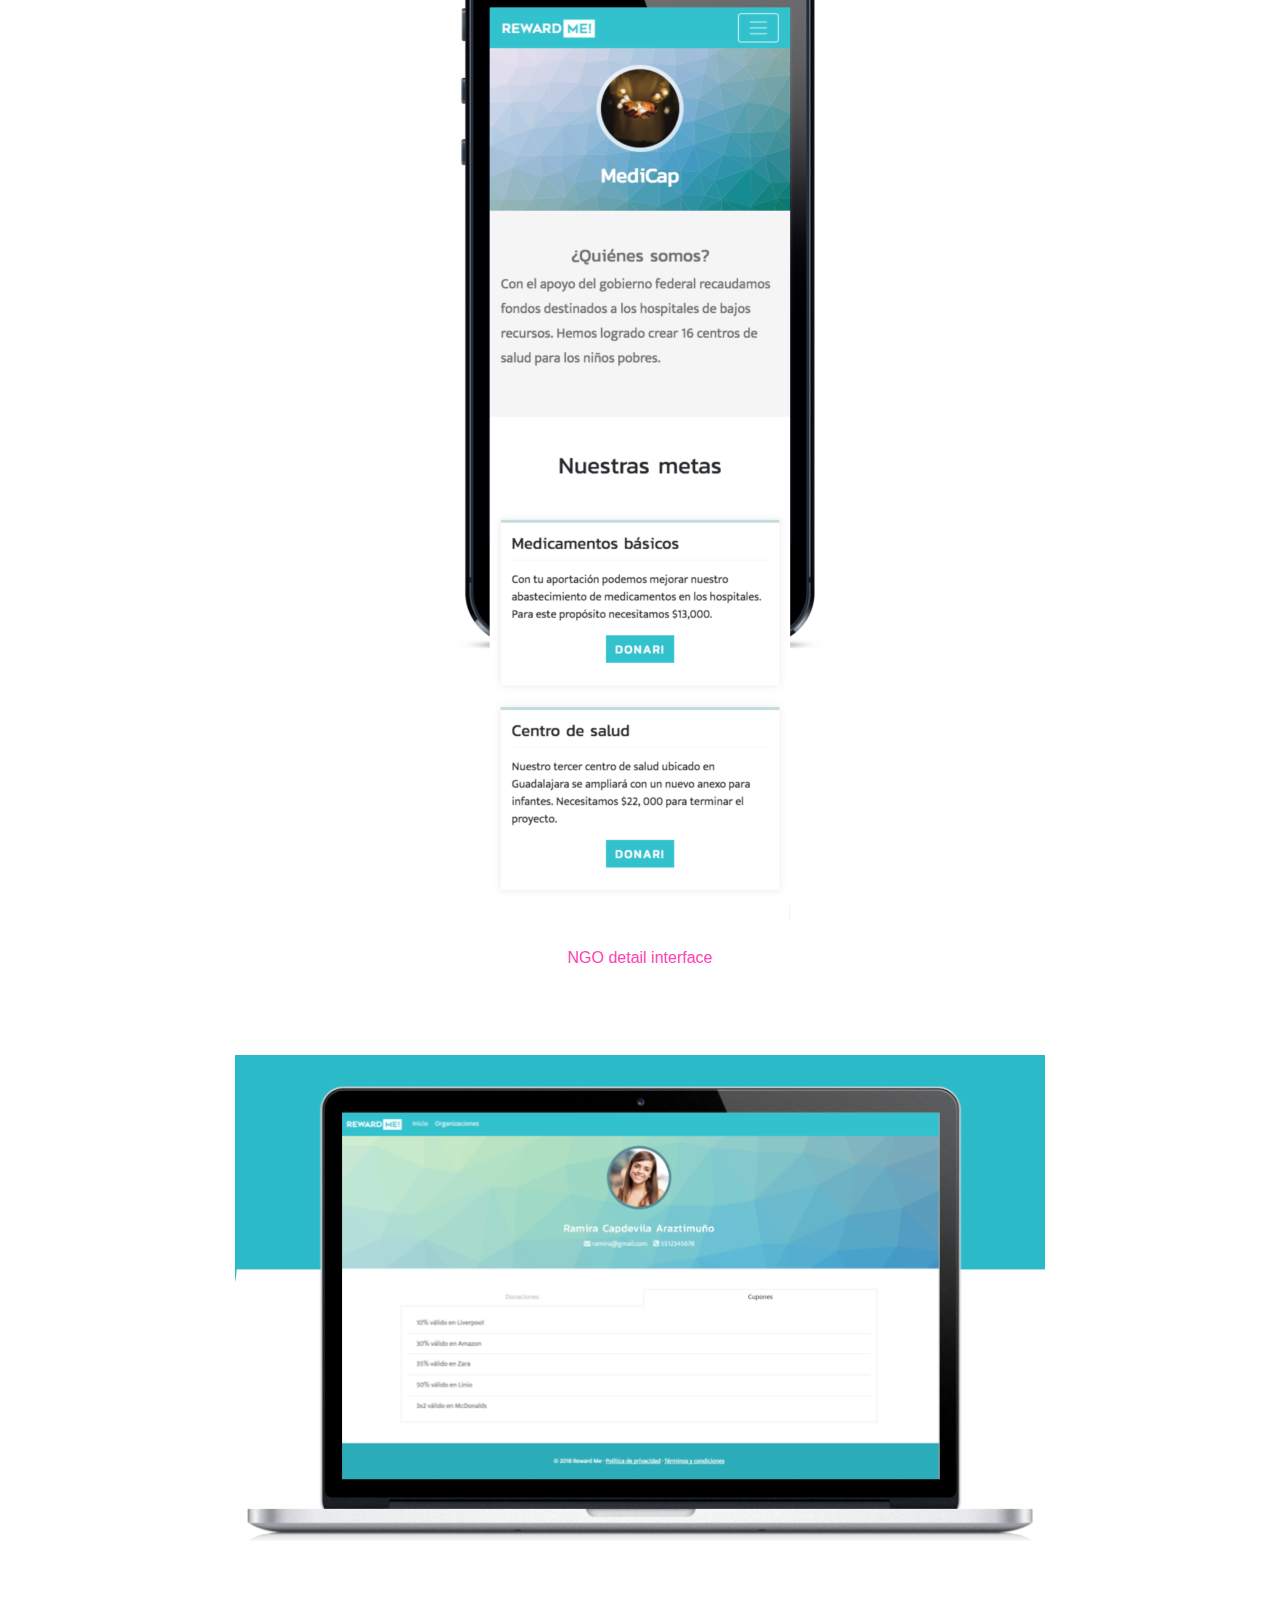
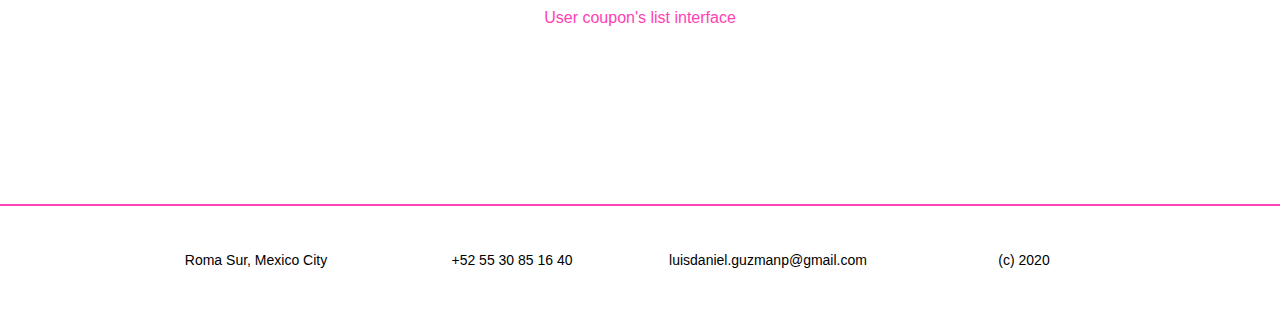
<file: projects/rewardme.html>
<!DOCTYPE html>
<html lang="en">
  <title> </title>
  <meta name="viewport" content="width=device-width, initial-scale=1">
  <link rel="stylesheet" href="../css/tachyons.min.css">
  <link rel="stylesheet" href="../css/styles.css">
  <style>
      html { scroll-behavior: smooth; }
  </style>
  <body class="avenir">

      <nav id="navbar" class="container dt dt--fixed w-100 border-box ph3 ph6-ns bg-white pv3 pv3-ns v-mid">
          <div class="dtc dtc-m dn-ns w-third black f4 tl"><a class="navbar-name black" href="../index.html">CONSTRAINED DESIGN</a></div>
          <a href="../index.html"><img src="../img/constrained_design_logo.png" class="dn dn-m dib-ns w-10 w-20-m" alt="Site Logo"></a>

          <a class="v-mid mid-gray w-third tc mb2 mb0-ns dn dn-m dtc-ns" href="../index.html">
            <div class="dib br-100 black f3 f4-ns tl navbar-name">CONSTRAINED DESIGN</div>
          </a>

          <!-- LINKS / MENU  -->
          <div id="menu" class="static-ns absolute mt0-ns left-100 db dtc-ns v-mid w-50 w-50-m w-third-ns h-80 tc tr-ns bg-white">
            <a id="about" class="link dim dark-gray tc tl-ns f3 f5-ns f5-m db dib-ns mr4-ns ba b--none-ns pv3" href="../index.html" title="Home">About</a>
            <a id="portfolio" class="link dim dark-gray tc tl-ns f3 f5-ns f5-m  db dib-ns mr4-ns ba b--none-ns pv3" href="../portfolio.html" title="About">Portfolio</a>
            <a id="contact" class="link dim dark-gray tc tl-ns f3 f5-ns f5-m  db dib-ns mr0-ns ba b--none-ns pv3" href="../contact.html" title="Contact">Contact</a>
          </div>

          <!--  EXPAND MENU BUTTON  -->
          <a href="#" id="menu-btn" class="dtc tr v-mid dn-ns w-third pr2 p0-ns link">
            <img src="../img/toggle_menu_open-02.png" alt="toggle menu open">
          </a>
        </nav>


    <section class="container center pt6 ph3 ph6-ns black bg-white">

        <h1 class="ttu b tl mv4 fw7 f1-ns f2">RewardMe!</h1>

        <div class="flex f5 bt b--hot-pink lh-copy">
          <div class="w-50 pa1 tl">
            <p class="">Developers</p>
          </div>
          <div class="w-50 flew flex-wrap">
              <div class="pa1 tr">
                <p class="">LD Guzmán / Aldo Ledesma / Marcos Mohar</p>
              </div>
          </div>
        </div>

        <div class="flex f5 bt bb b--hot-pink lh-copy">
          <div class="w-50 pa1 tl">
            <p class="">Year</p>
          </div>
          <div class="w-50 pa1 tr">
            <p class="">2017</p>
          </div>
        </div>

        <img src="../img/portfolio/rewardme1.png" alt="RewardMe" class="w-100 mv5">

        <div class="lh-copy f4 pb3">
            <p>
                As a part of the <a href="https://devf.la/" class="hot-pink">Devf</a> Batch 17 program, I gathered a team of students from different courses (back-end, front-end and intermediate levels) to participate in the course final hackathon.
                The task was to create an MVP of an app idea through a design sprint in one week. My participation as the team leader lead me to get involved in the product design,
                and more specifically in the back-end development of the app since that was the course I was taking at the time.
            </p>
        </div>

        <div class="lh-copy">
            <h2 class="fw4">The process</h2>
            <p>
                After several weeks of trainning, the hackathon was announced so I pitched an idea that I was previously working with some college friends. My idea attracted Devf's students from the back-end and front-end courses, so after explaining
                the general concept we started working on it.
            </p>
            <p>
                The first days of the week we applied the design sprint methodology, our ideas evolved and we ended up with a lo-fi prototype of the MVP.
            </p>
            <p>
                Once the portotype and wireframe were ready I focused on the back-end of the web app. I designed and implemented several functionalities in order to create an MVP that could show the judges how the platform worked.
                After programming the back-end I helped the integration of the front-end with Django templates.
            </p>
            <p>
                As an extra, we deployed the project on Heroku to make it easier to show at the final presentation. The prototype can still be found on this <a href="https://rewardmehackathon.herokuapp.com/" class="hot-pink">url</a>.
            </p>
            <p>
                The outcome of that first software development project of us was the one selected as the winner of the hackathon by the Devf staff.
            </p>
        </div>

        <div class="lh-copy">
            <h2 class="fw4">The app</h2>
            <p>
                The main concept of RewardMe was to create an app to reward users that donated to nonprofit campaigns. It displayed many NGO's profiles showing their work and needs, and allowing users to donate to their causes.
                The donors received discount coupons previously authorized by popular local businesses such as restaurants and coffee shops.
            </p>
            <p>
                The views developed for the app include the user login, user's list of donations and list of coupons, the NGO list, NGO detail and the landing page.
            </p>
            <p>
                The technologies and tools used for this project were the following:
            </p>
            <ul>
                <li>Django 2.0</li>
                <li>Postgres</li>
                <li>CSS 3</li>
                <li>HTML 5</li>
                <li>Bootstrap 4</li>
                <li>Github</li>
            </ul>
        </div>

        <div class="flex flex-wrap justify-between tc mv2">
            <div class="mv4 center">
                <img class="w-100 w-50-ns w-70-m mv2" src="../img/portfolio/rewardme2.png" alt="ngo list">
                <p class="hot-pink">NGO list interface</p>
            </div>
            <div class="mv4 center">
                <img class="w-100 w-50-ns w-70-m mv2" src="../img/portfolio/rewardme4.png" alt="ngo detail">
                <p class="hot-pink">NGO detail interface</p>
            </div>
            <div class="mv4 center">
                <img class="w-80 w-90-ns w-70-m mv2" src="../img/portfolio/rewardme3.png" alt="coupons list">
                <p class="hot-pink">User coupon's list interface</p>
            </div>
        </div>

    </section>

    <footer class="w-100 ph3 ph6-ns bg-white pv3 pv3-ns v-mid flex flex-wrap mt6">
        <p class="w-100 w-25-ns w-50-m pa0-m pa3-ns tc f6">Roma Sur, Mexico City</p>
        <p class="w-100 w-25-ns w-50-m pa0-m pa3-ns tc f6">+52 55 30 85 16 40</p>
        <p class="w-100 w-25-ns w-50-m pa0-m pa3-ns tc f6">luisdaniel.guzmanp@gmail.com</p>
        <p class="w-100 w-25-ns w-50-m pa0-m pa3-ns tc f6">(c) 2020</p>
    </footer>

    <script src="../js/toggle-menu-project.js"></script>
  </body>
</html>
</file>
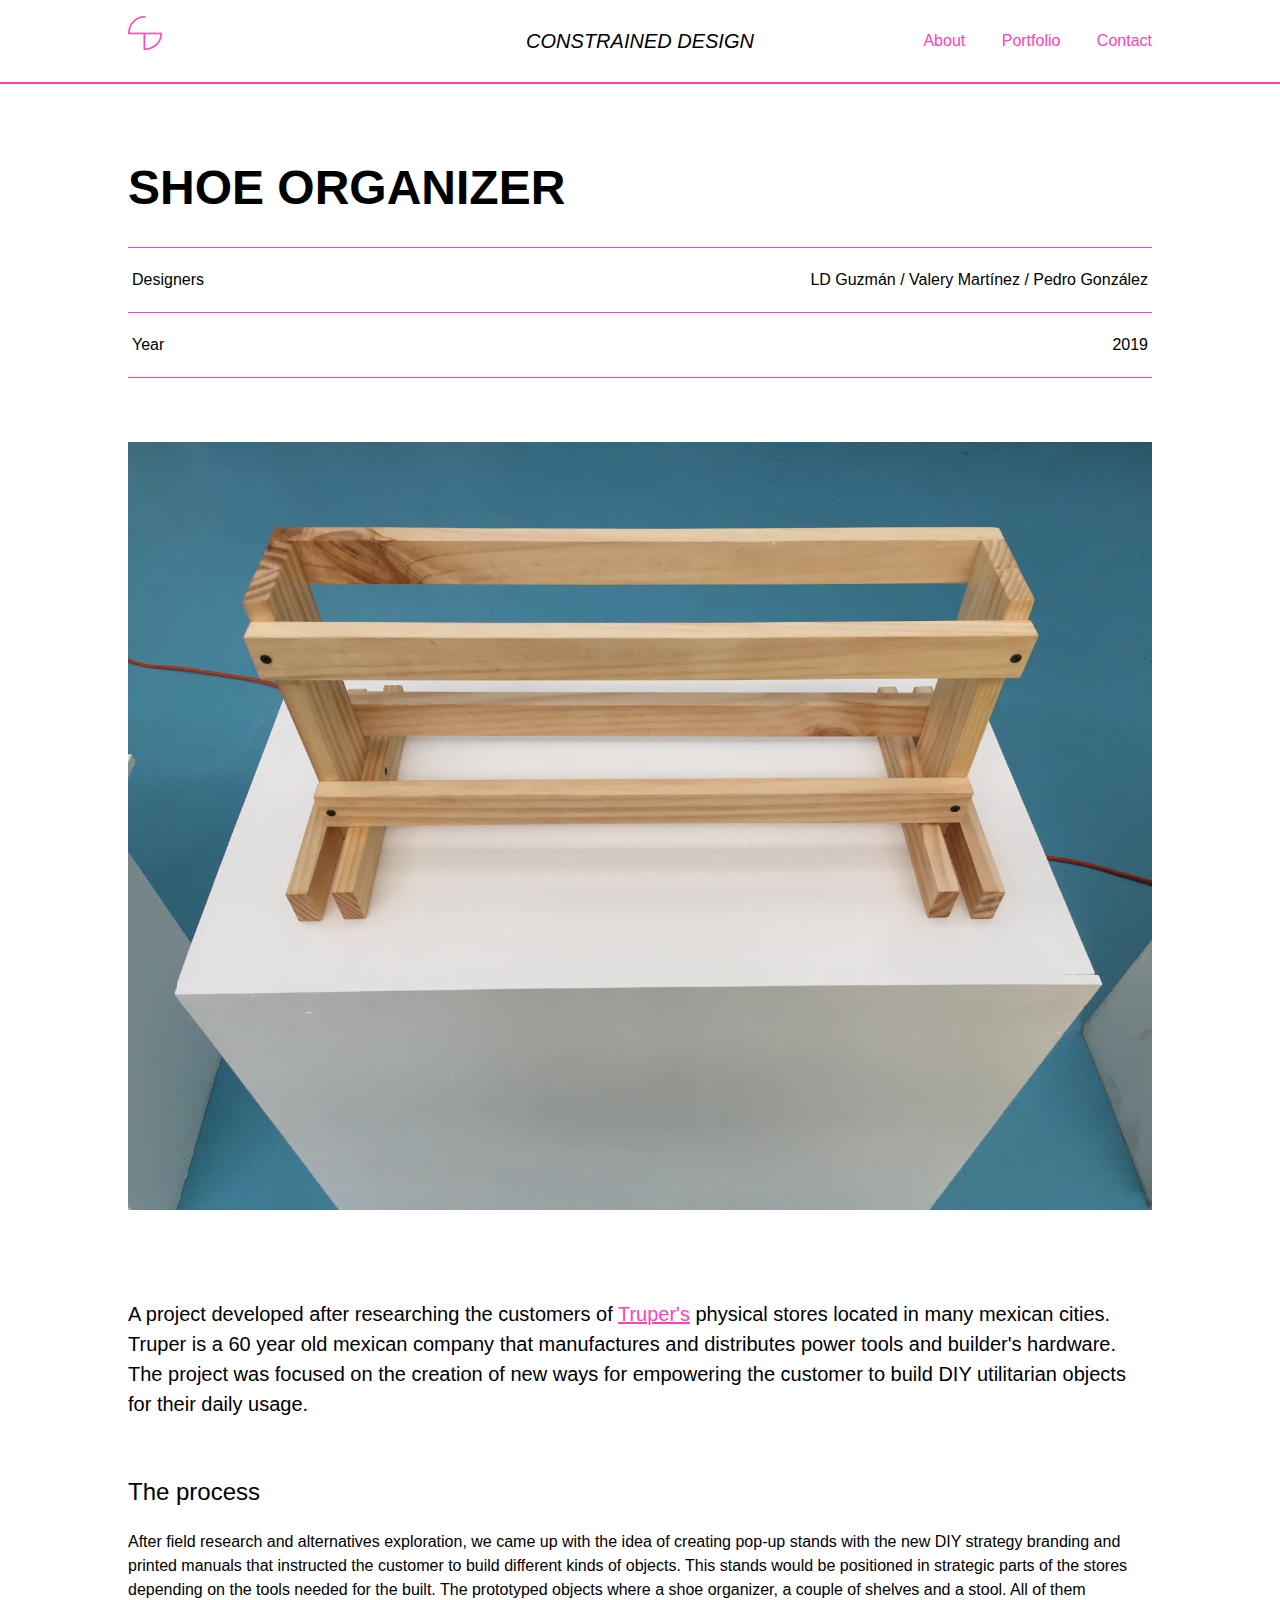
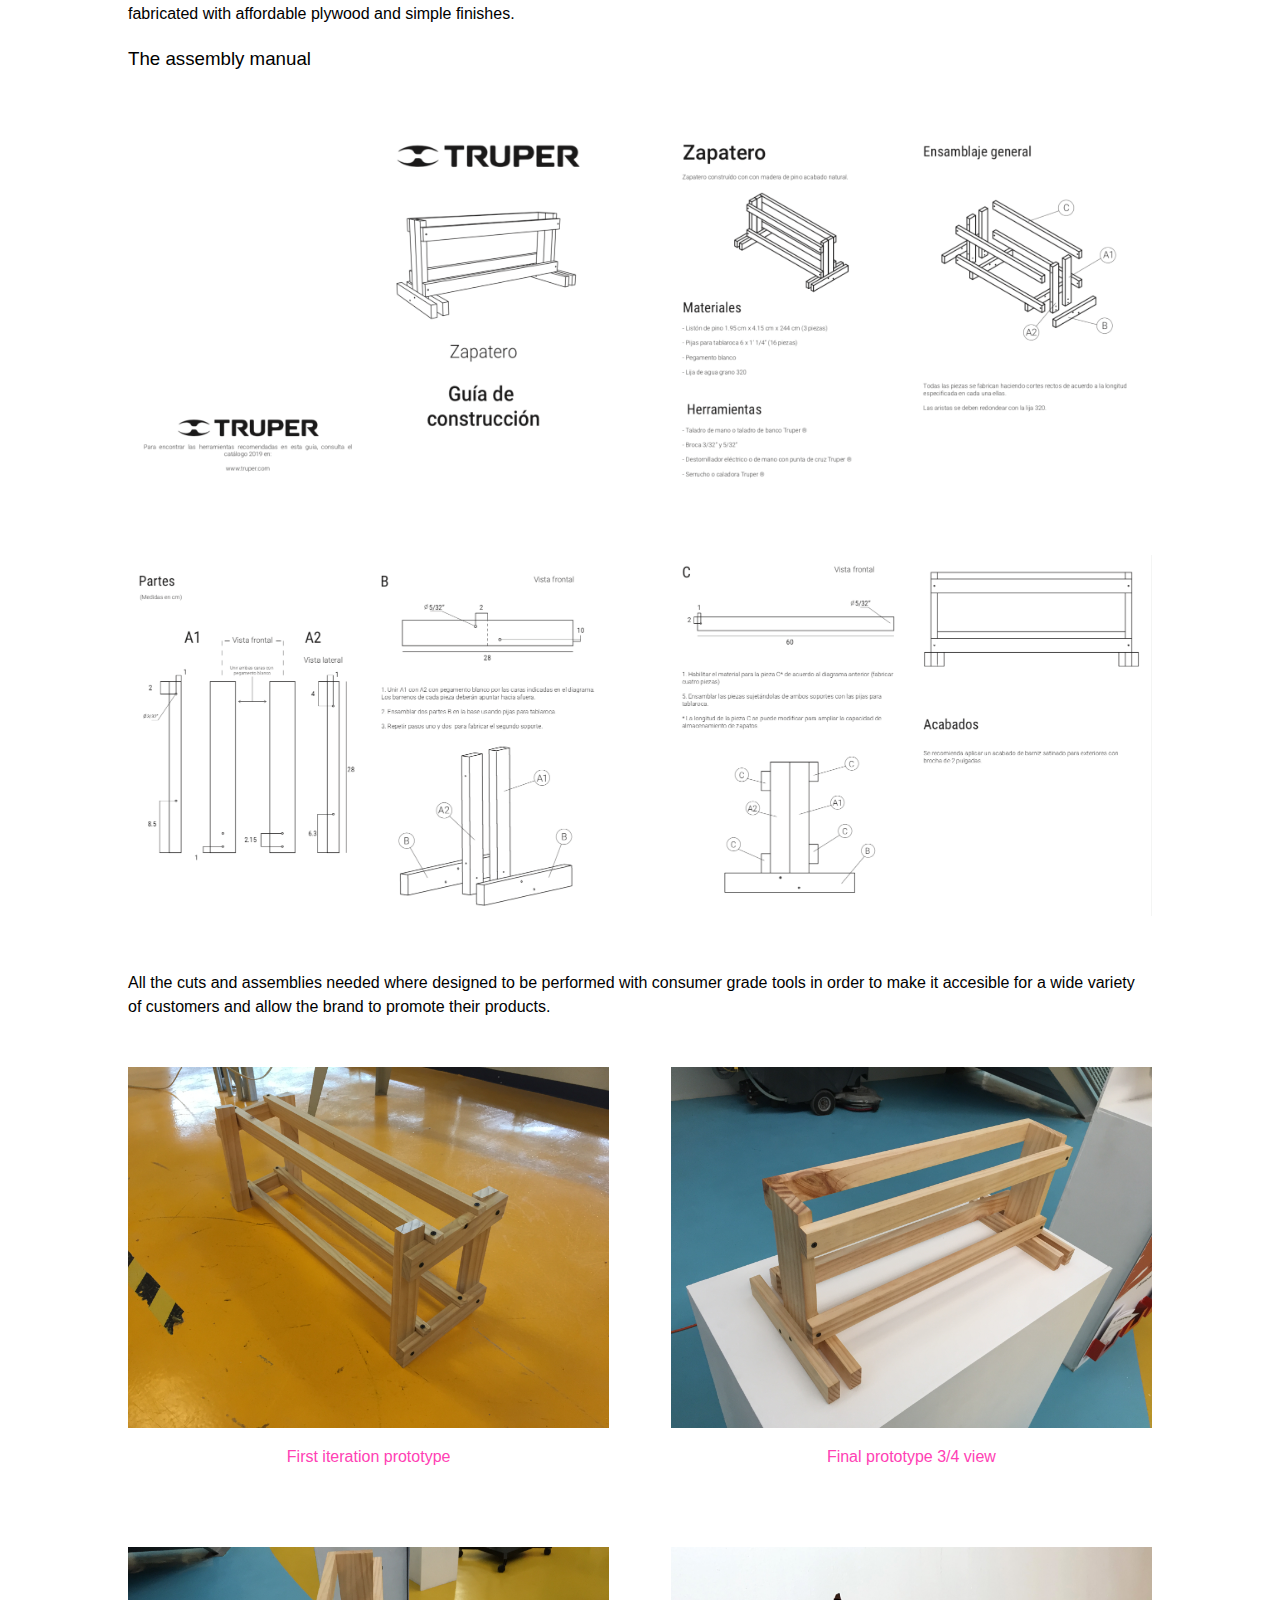
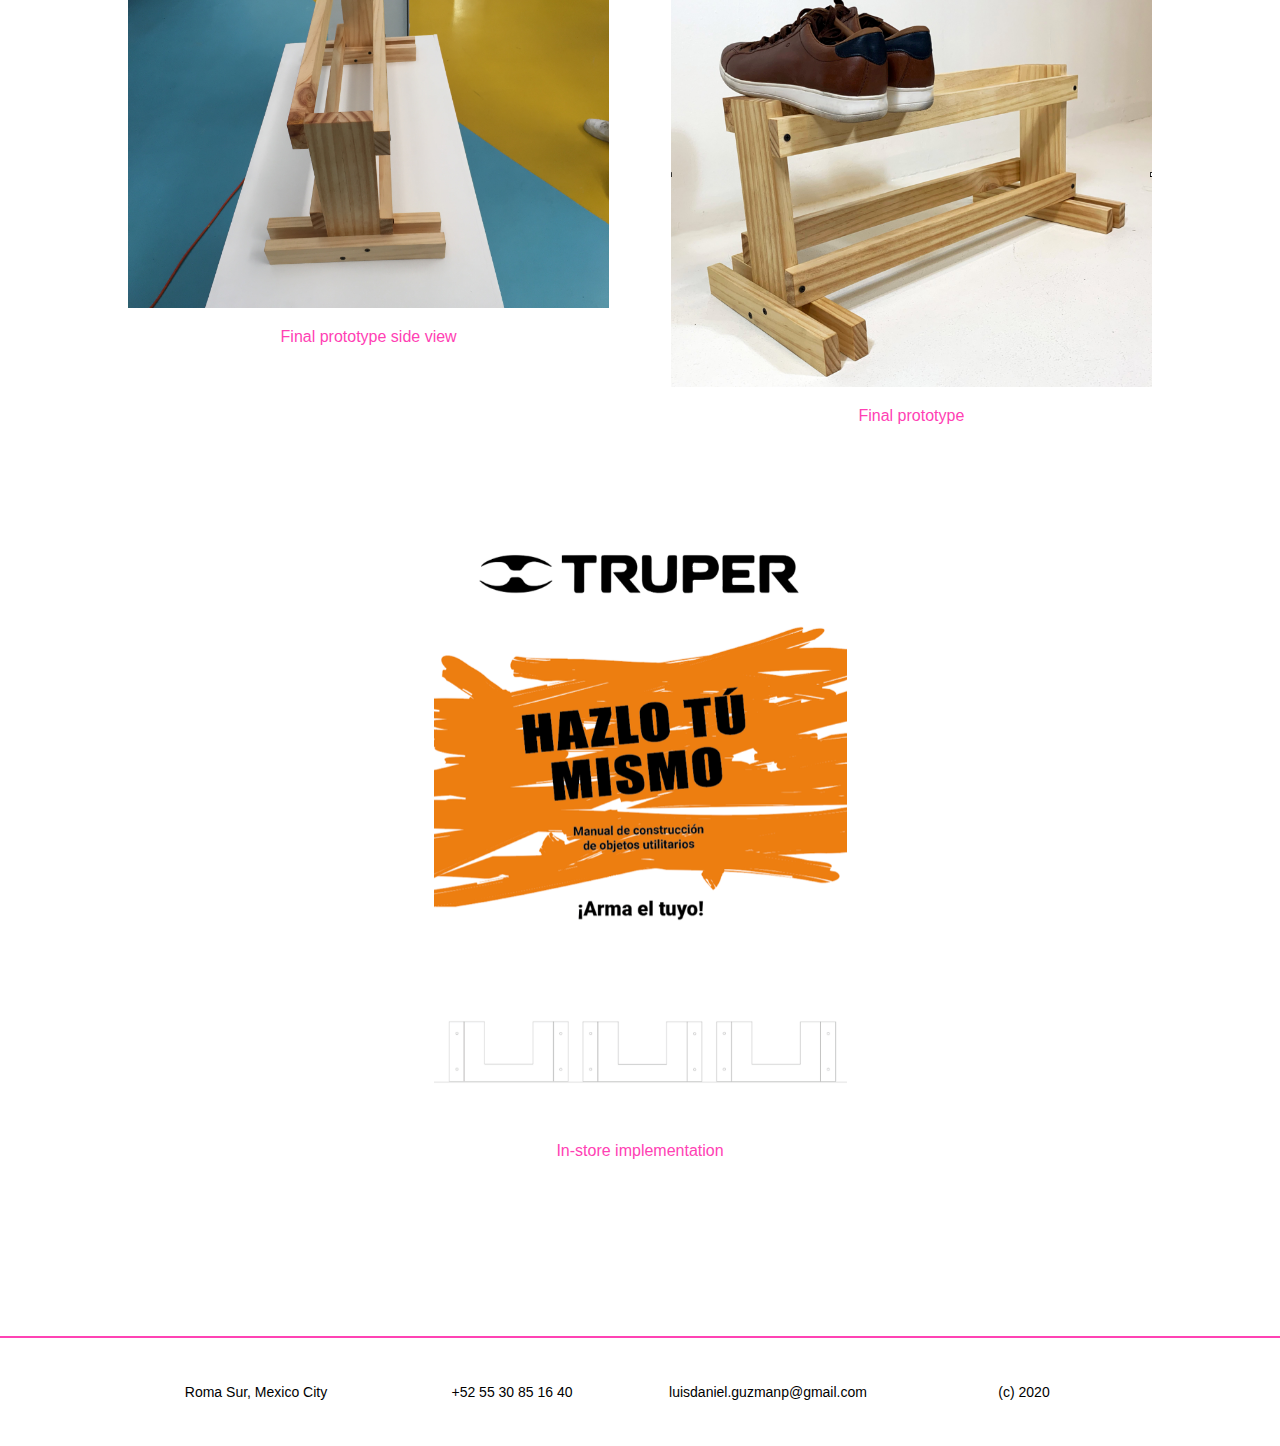
<file: projects/shoe-organizer.html>
<!DOCTYPE html>
<html lang="en">
  <title> </title>
  <meta name="viewport" content="width=device-width, initial-scale=1">
  <link rel="stylesheet" href="../css/tachyons.min.css">
  <link rel="stylesheet" href="../css/styles.css">
  <style>
      html { scroll-behavior: smooth; }
  </style>
  <body class="avenir">

      <nav id="navbar" class="container dt dt--fixed w-100 border-box ph3 ph6-ns bg-white pv3 pv3-ns v-mid">
          <div class="dtc dtc-m dn-ns w-third black f4 tl"><a class="navbar-name black" href="../index.html">CONSTRAINED DESIGN</a></div>
          <a href="../index.html"><img src="../img/constrained_design_logo.png" class="dn dn-m dib-ns w-10 w-20-m" alt="Site Logo"></a>

          <a class="v-mid mid-gray w-third tc mb2 mb0-ns dn dn-m dtc-ns" href="../index.html">
            <div class="dib br-100 black f3 f4-ns tl navbar-name">CONSTRAINED DESIGN</div>
          </a>

          <!-- LINKS / MENU  -->
          <div id="menu" class="static-ns absolute mt0-ns left-100 db dtc-ns v-mid w-50 w-50-m w-third-ns h-80 tc tr-ns bg-white">
            <a id="about" class="link dim dark-gray tc tl-ns f3 f5-ns f5-m db dib-ns mr4-ns ba b--none-ns pv3" href="../index.html" title="Home">About</a>
            <a id="portfolio" class="link dim dark-gray tc tl-ns f3 f5-ns f5-m  db dib-ns mr4-ns ba b--none-ns pv3" href="../portfolio.html" title="About">Portfolio</a>
            <a id="contact" class="link dim dark-gray tc tl-ns f3 f5-ns f5-m  db dib-ns mr0-ns ba b--none-ns pv3" href="../contact.html" title="Contact">Contact</a>
          </div>

          <!--  EXPAND MENU BUTTON  -->
          <a href="#" id="menu-btn" class="dtc tr v-mid dn-ns w-third pr2 p0-ns link">
            <img src="../img/toggle_menu_open-02.png" alt="toggle menu open">
          </a>
        </nav>


    <section class="container center pt6 ph3 ph6-ns black bg-white">

        <h1 class="ttu b tl mv4 fw7 f1-ns f2">Shoe organizer</h1>

        <div class="flex f5 bt b--hot-pink lh-copy">
          <div class="w-50 pa1 tl">
            <p class="">Designers</p>
          </div>
          <div class="w-50 flew flex-wrap">
              <div class="pa1 tr">
                <p class="">LD Guzmán / Valery Martínez / Pedro González</p>
              </div>
          </div>
        </div>

        <div class="flex f5 bt bb b--hot-pink lh-copy">
          <div class="w-50 pa1 tl">
            <p class="">Year</p>
          </div>
          <div class="w-50 pa1 tr">
            <p class="">2019</p>
          </div>
        </div>

        <img src="../img/portfolio/truper1.JPG" alt="PULI002" class="w-100 mv5">

        <div class="lh-copy f4 pb3">
            <p>
                A project developed after researching the customers of <a href="https://www.truper.com" class="hot-pink">Truper's</a> physical stores located in many mexican cities. Truper is a 60 year old mexican company that manufactures and distributes
                power tools and builder's hardware. The project was focused on the creation of new ways for empowering the customer to build DIY utilitarian objects for their daily usage.
            </p>
        </div>

        <div class="lh-copy">
            <h2 class="fw4">The process</h2>
            <p>
                After field research and alternatives exploration, we came up with the idea of creating pop-up stands with the new DIY strategy branding and printed manuals that instructed the customer to build different kinds of objects.
                This stands would be positioned in strategic parts of the stores depending on the tools needed for the built. The prototyped objects where a shoe organizer, a couple of shelves and a stool.
                All of them fabricated with affordable plywood and simple finishes.
            </p>
            <h3 class="fw5">The assembly manual</h3>
            <div class="flex flex-wrap justify-between">
                <div class="project mv4 w-100-m">
                    <img src="../img/portfolio/trupermanual1.png" alt="Truper DIY manual 1" class="w-100 link">
                </div>
                <div class="project mv4 w-100-m">
                    <img src="../img/portfolio/trupermanual2.png" alt="Truper DIY manual 2" class="w-100 link">
                </div>
                <div class="project mv4 w-100-m">
                    <img src="../img/portfolio/trupermanual3.png" alt="Truper DIY manual 3" class="w-100 link">
                </div>
                <div class="project mv4 w-100-m">
                    <img src="../img/portfolio/trupermanual4.png" alt="Truper DIY manual 4" class="w-100 link">
                </div>
            </div>

            <p>
                All the cuts and assemblies needed where designed to be performed with consumer grade tools in order to make it accesible for a wide variety of customers and allow the brand to promote their products.
            </p>
        </div>

        <div class="flex flex-wrap justify-between">
            <div class="project mv4 w-100-m">
                <img src="../img/portfolio/truper5.JPG" alt="Truper 2" class="w-100 link">
                <p class="center tc hot-pink">First iteration prototype</p>
            </div>
            <div class="project mv4 w-100-m">
                <img src="../img/portfolio/truper4.JPG" alt="Truper 4" class="w-100 link">
                <p class="center tc hot-pink">Final prototype 3/4 view</p>
            </div>
            <div class="project mv4 w-100-m">
                <img src="../img/portfolio/truper3.JPG" alt="Truper 3" class="w-100 link">
                <p class="center tc hot-pink">Final prototype side view</p>
            </div>
            <div class="project mv4 w-100-m">
                <img src="../img/portfolio/truper6.png" alt="Truper 6" class="w-100 link">
                <p class="center tc hot-pink">Final prototype</p>
            </div>
        </div>
        <div class="flex flex-wrap justify-between tc mv2">
            <div class="mv4 center">
                <img class="w-100 w-70-ns mv2" src="../img/portfolio/truper7.png" alt="stand">
                <p class="hot-pink">In-store implementation</p>
            </div>
        </div>

    </section>

    <footer class="w-100 ph3 ph6-ns bg-white pv3 pv3-ns v-mid flex flex-wrap mt6">
        <p class="w-100 w-25-ns w-50-m pa0-m pa3-ns tc f6">Roma Sur, Mexico City</p>
        <p class="w-100 w-25-ns w-50-m pa0-m pa3-ns tc f6">+52 55 30 85 16 40</p>
        <p class="w-100 w-25-ns w-50-m pa0-m pa3-ns tc f6">luisdaniel.guzmanp@gmail.com</p>
        <p class="w-100 w-25-ns w-50-m pa0-m pa3-ns tc f6">(c) 2020</p>
    </footer>

    <script src="../js/toggle-menu-project.js"></script>
  </body>
</html>
</file>
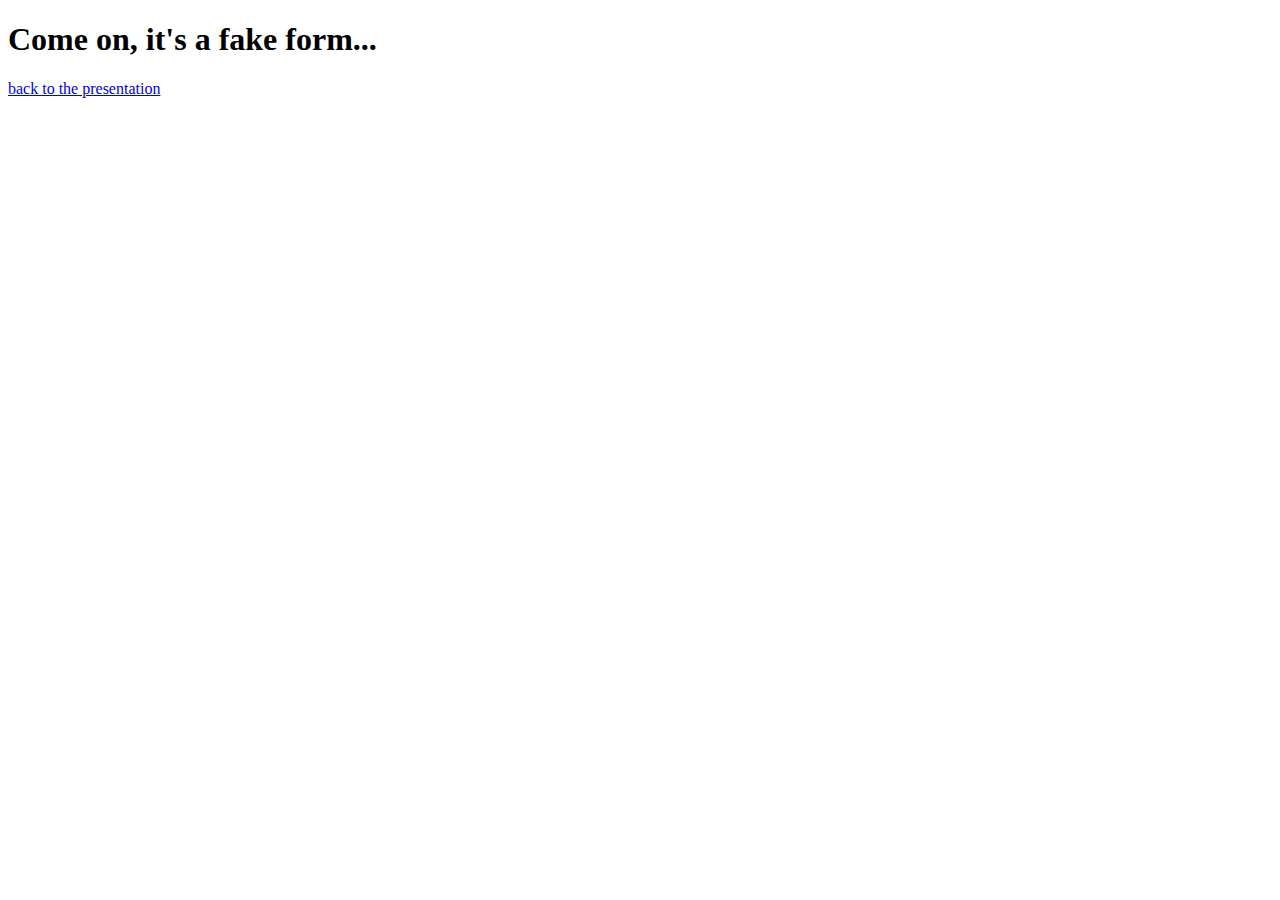
<file: webslides/fake-form.html>
<!doctype html>
<html lang="en-US" prefix="og: http://ogp.me/ns#">
  <h1>Come on, it's a fake form...</h1>
  <a href="http://127.0.0.1:5500/webslides/toroto.html#slide=15">back to the presentation</a>

  </body>
</html>
</file>
<file: css/styles.css>
#navbar {
    position: fixed;
    border-bottom: #FF43B4 solid 2px;
}

.navbar-name {
    font-style: italic;
    font-weight: 500;
    text-decoration: none;
}

.left-100 {
  left: 100%;
}

.left-50 {
  left: 50%;
}

#menu {
  transition: .2s;
}

#menu a {
    color: #FF43B4;
}

/* #menu-btn {
    display: none;
} */

#menu-btn img {
    width: 3.5rem;
    height: auto;
}

.menu-elements li a {
    border-style: dotted;
    border-width: thin;
    padding: 1.5%;
    display: block;
    text-decoration: none;
}

.menu-elements li a:hover{
    background-color: #69f8c4;
    color: #4233ff;
}

.show {
  display: block;
}

.clickable:hover, .clickable div:hover {
    color: green;
    cursor: pointer;
}

.project {
    width: 47%;
}

#mc-embedded-subscribe {
    border-color: #ff41b4 !important;
    align-content: center !important;
    margin: 0 !important;
}

footer {
    border-top: #FF43B4 solid 2px;
}

/*  for ipad and tablets   */
@media only screen and (max-width: 800px) {

    /* #menu-btn {
        display: table-cell;
    } */

    .project {
        width: 100%;
    }

}

/*  for iphone and smartphones   */

@media only screen and (max-width: 500px) {
    #projectName {
        font-size: 13vw;
    }
    .menu-elements li a {
        padding: 2%;
    }

    #menu {
        margin-top: 3.7rem;
    }

    #menu a {
        border-width: 1px;
        border-color: #ff70c7;
    }

    /* #menu-btn {
        display: table-cell;
    } */

    .project {
        width: 100%;
    }

    .container {
        padding-left: 1rem;
        padding-right: 1rem;
    }

}

@media only screen and (min-width: 1600px) {

    .container {
        padding-left: 28%;
        padding-right: 28%;
    }

}
</file>
